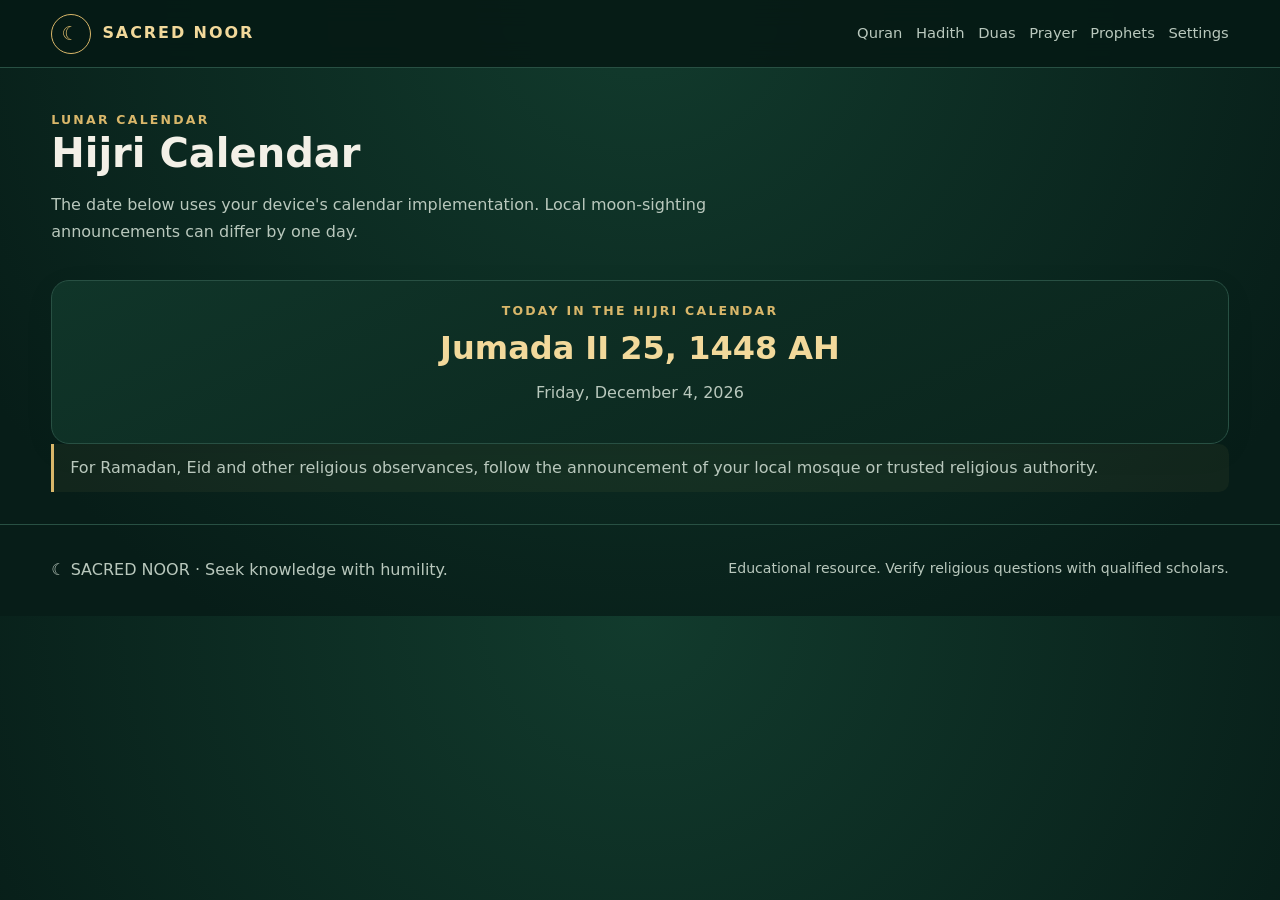
<file: calendar.html>
<!doctype html>
<html lang="en"><head><meta charset="utf-8"><meta name="viewport" content="width=device-width,initial-scale=1"><meta name="theme-color" content="#071d18"><meta name="description" content="View the current Hijri date using the browser's Islamic calendar support."><title>Hijri Calendar · SACRED NOOR</title><link rel="stylesheet" href="style.css"></head><body data-page="calendar"><header class="topbar"><div class="wrap nav"><a class="brand" href="index.html"><span class="brand-mark">☾</span><span>SACRED NOOR</span></a><nav class="navlinks"><a href="quran.html">Quran</a><a href="hadith.html">Hadith</a><a href="duas.html">Duas</a><a href="prayer.html">Prayer</a><a href="prophets.html">Prophets</a><a href="settings.html">Settings</a></nav></div></header><main class="wrap">
<section class="page-head"><div class="eyebrow">Lunar calendar</div><h1 class="page-title">Hijri Calendar</h1><p>The date below uses your device's calendar implementation. Local moon-sighting announcements can differ by one day.</p></section><div class="card align-center"><div class="eyebrow">Today in the Hijri calendar</div><div id="hijri-date" class="big-number" style="font-size:2rem">Loading…</div><p id="gregorian-date" class="muted"></p></div><div class="notice">For Ramadan, Eid and other religious observances, follow the announcement of your local mosque or trusted religious authority.</div>
</main><footer class="footer"><div class="wrap footer-inner"><span>☾ SACRED NOOR · Seek knowledge with humility.</span><span class="small">Educational resource. Verify religious questions with qualified scholars.</span></div></footer><script src="script.js"></script></body></html>
</file>
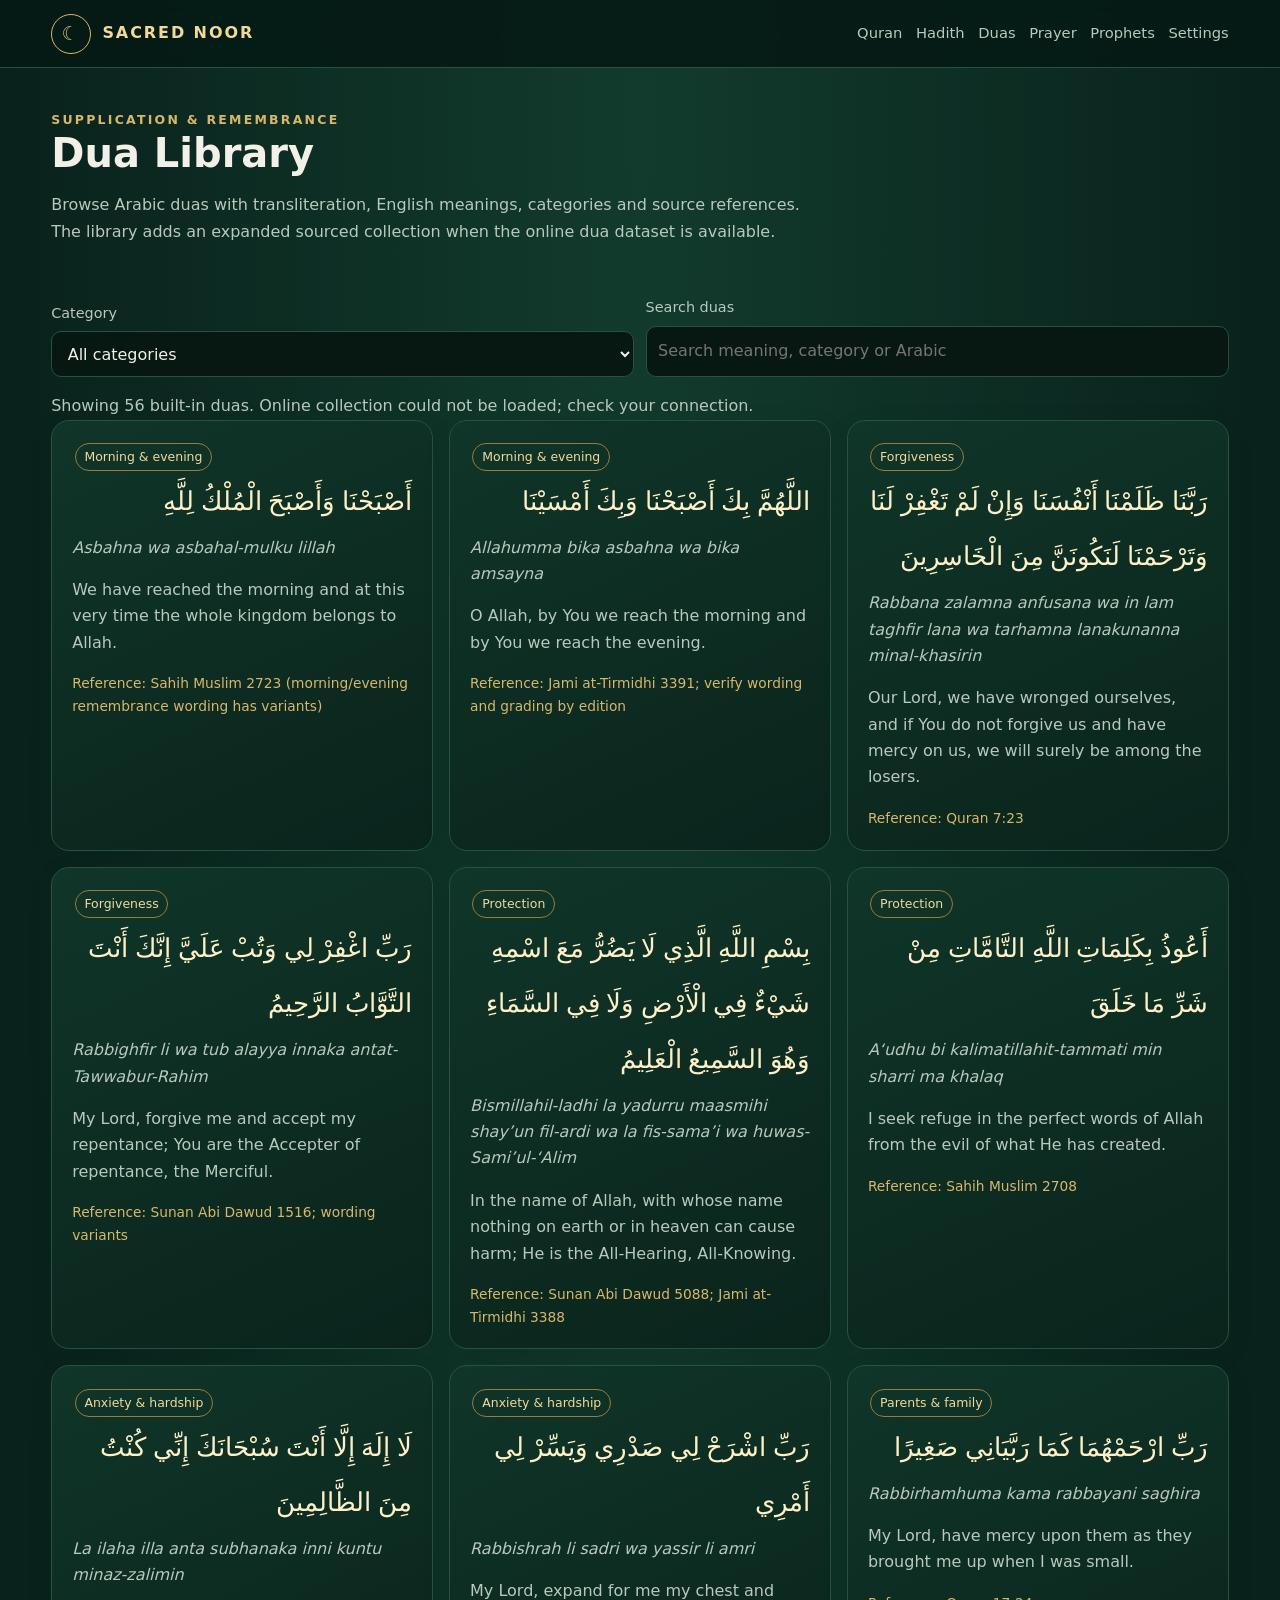
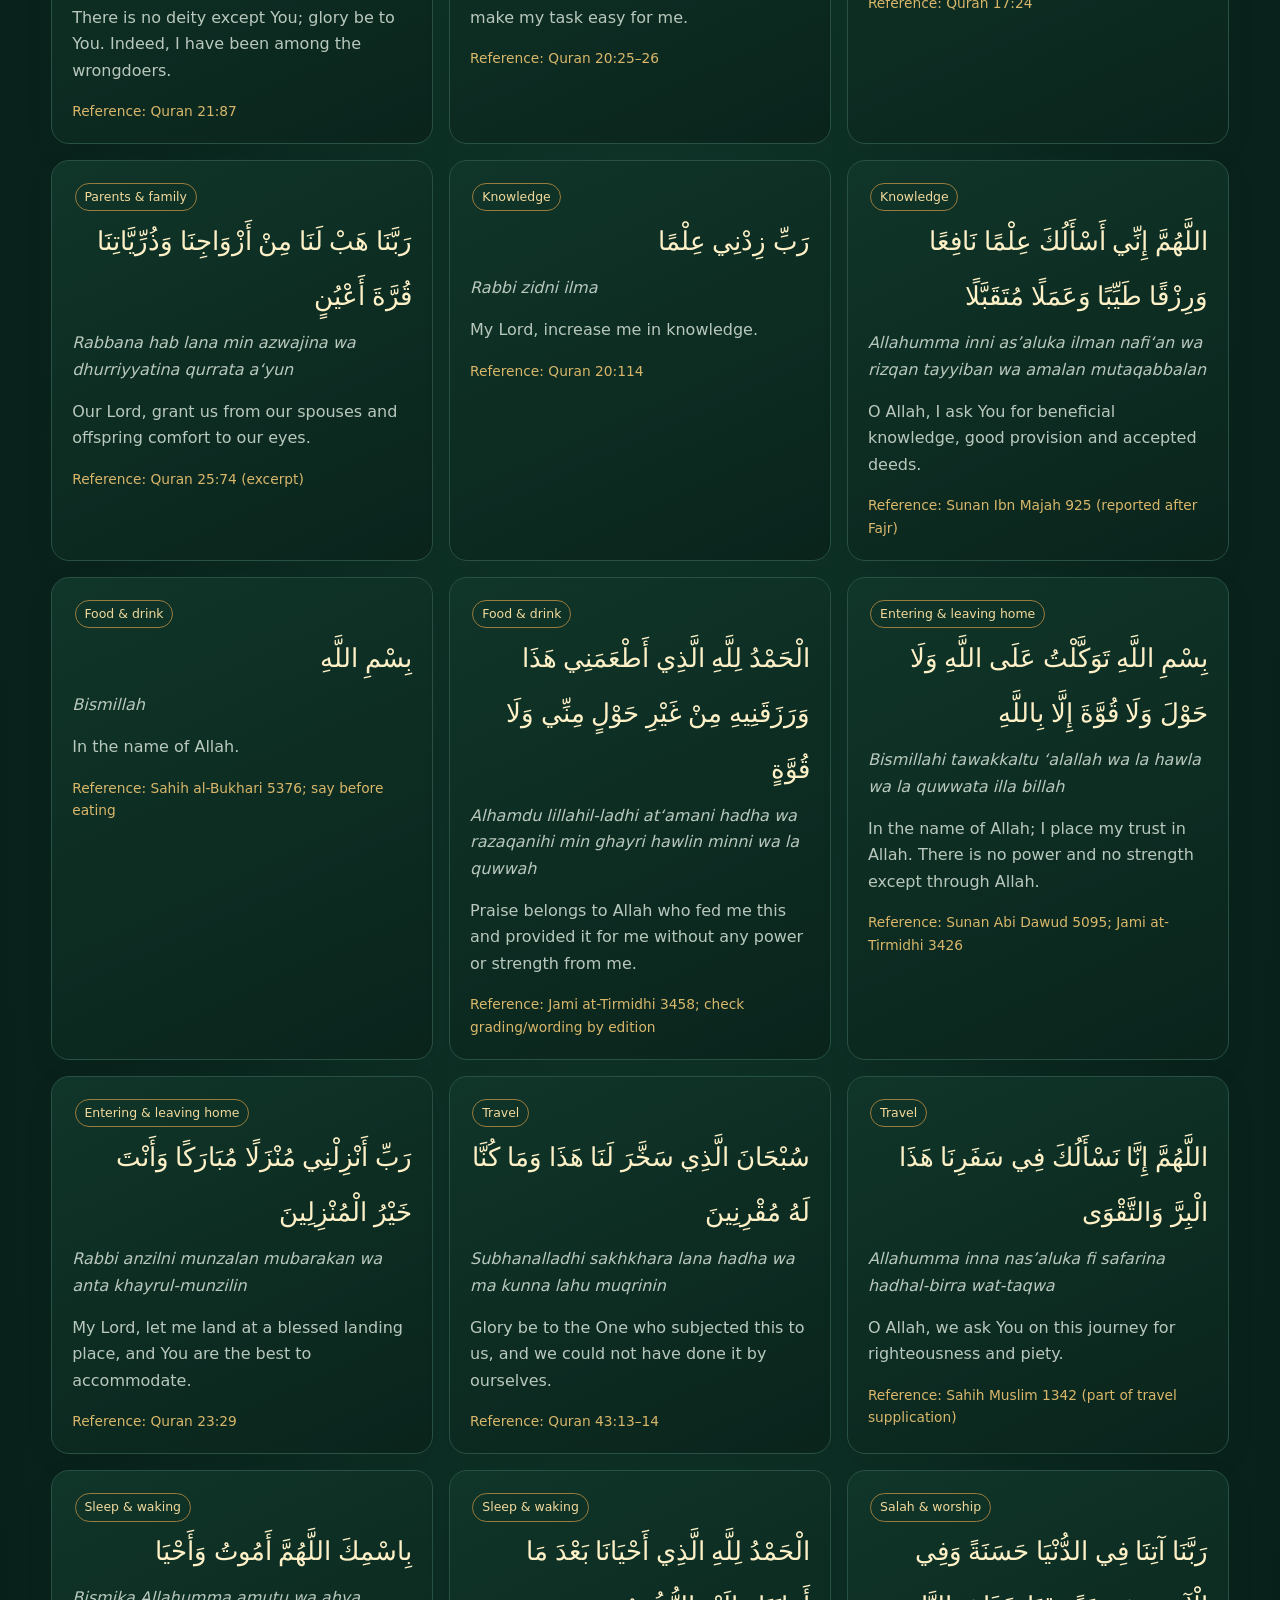
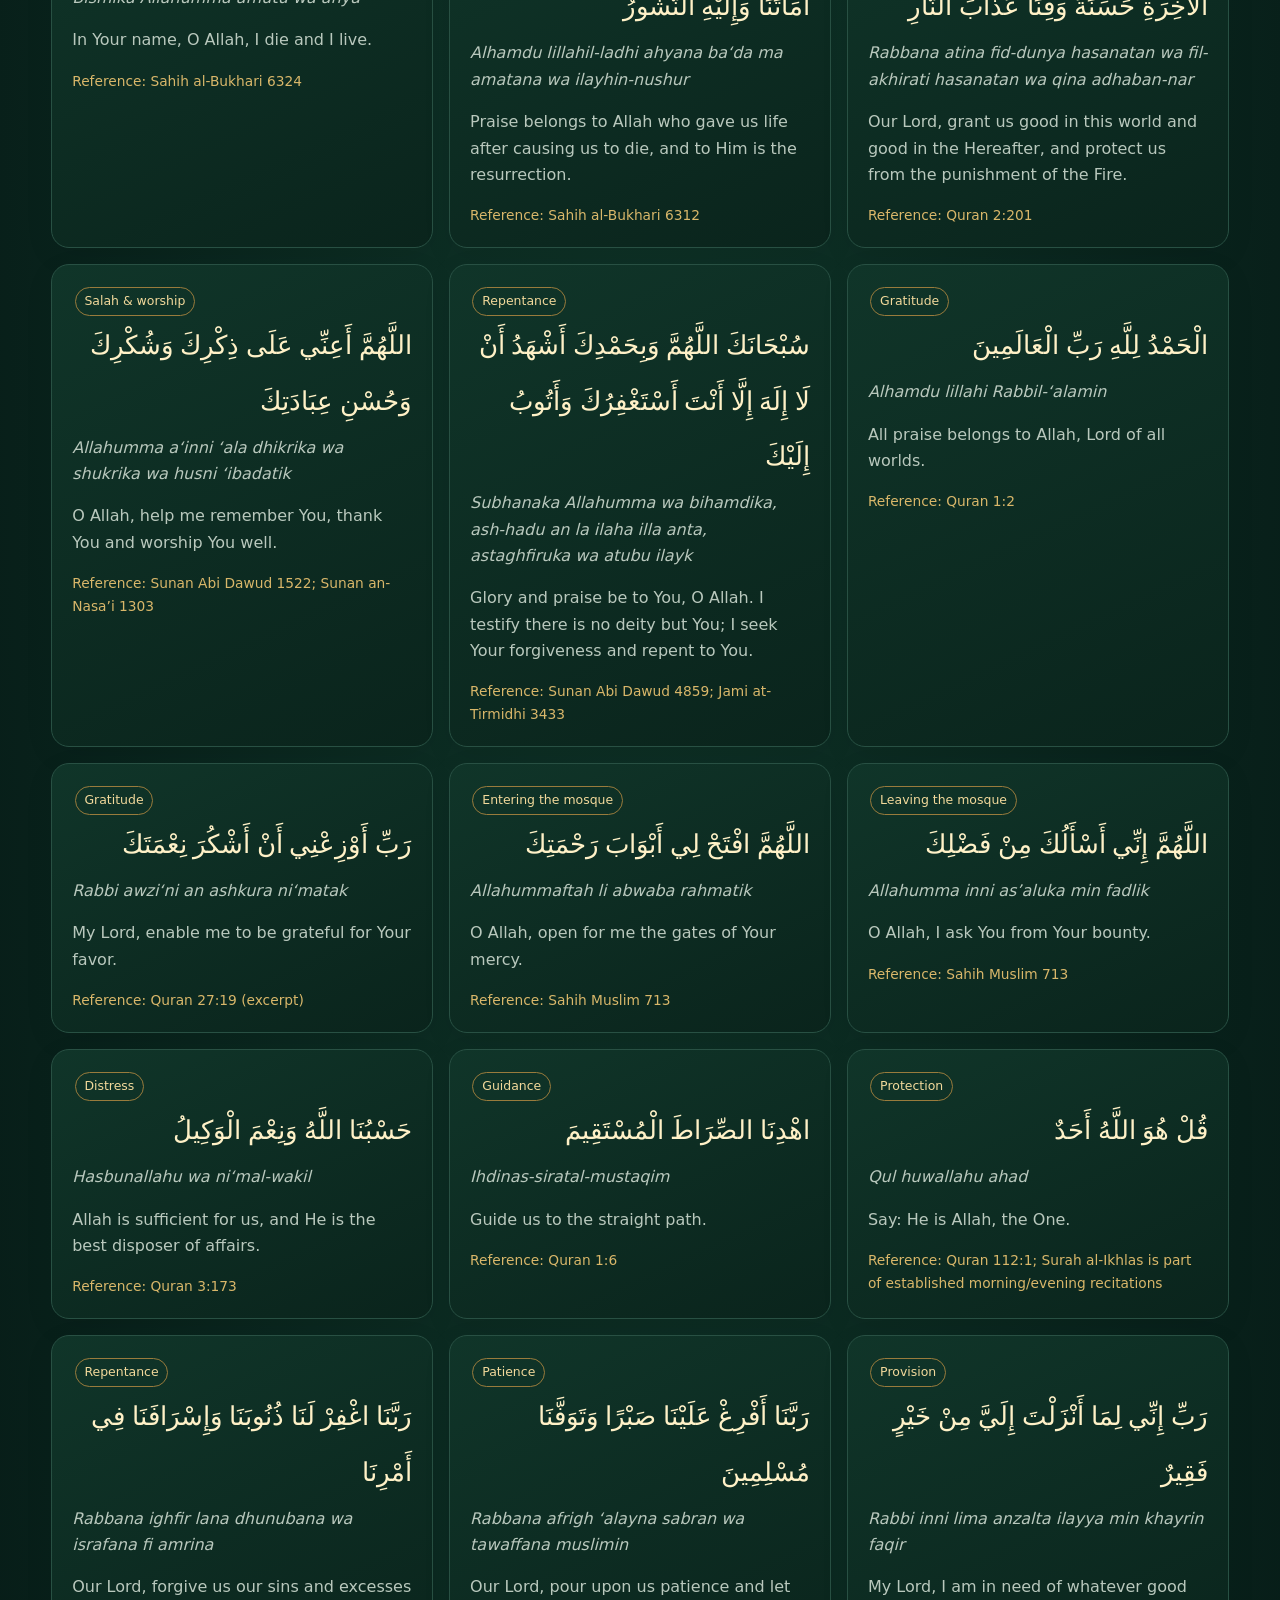
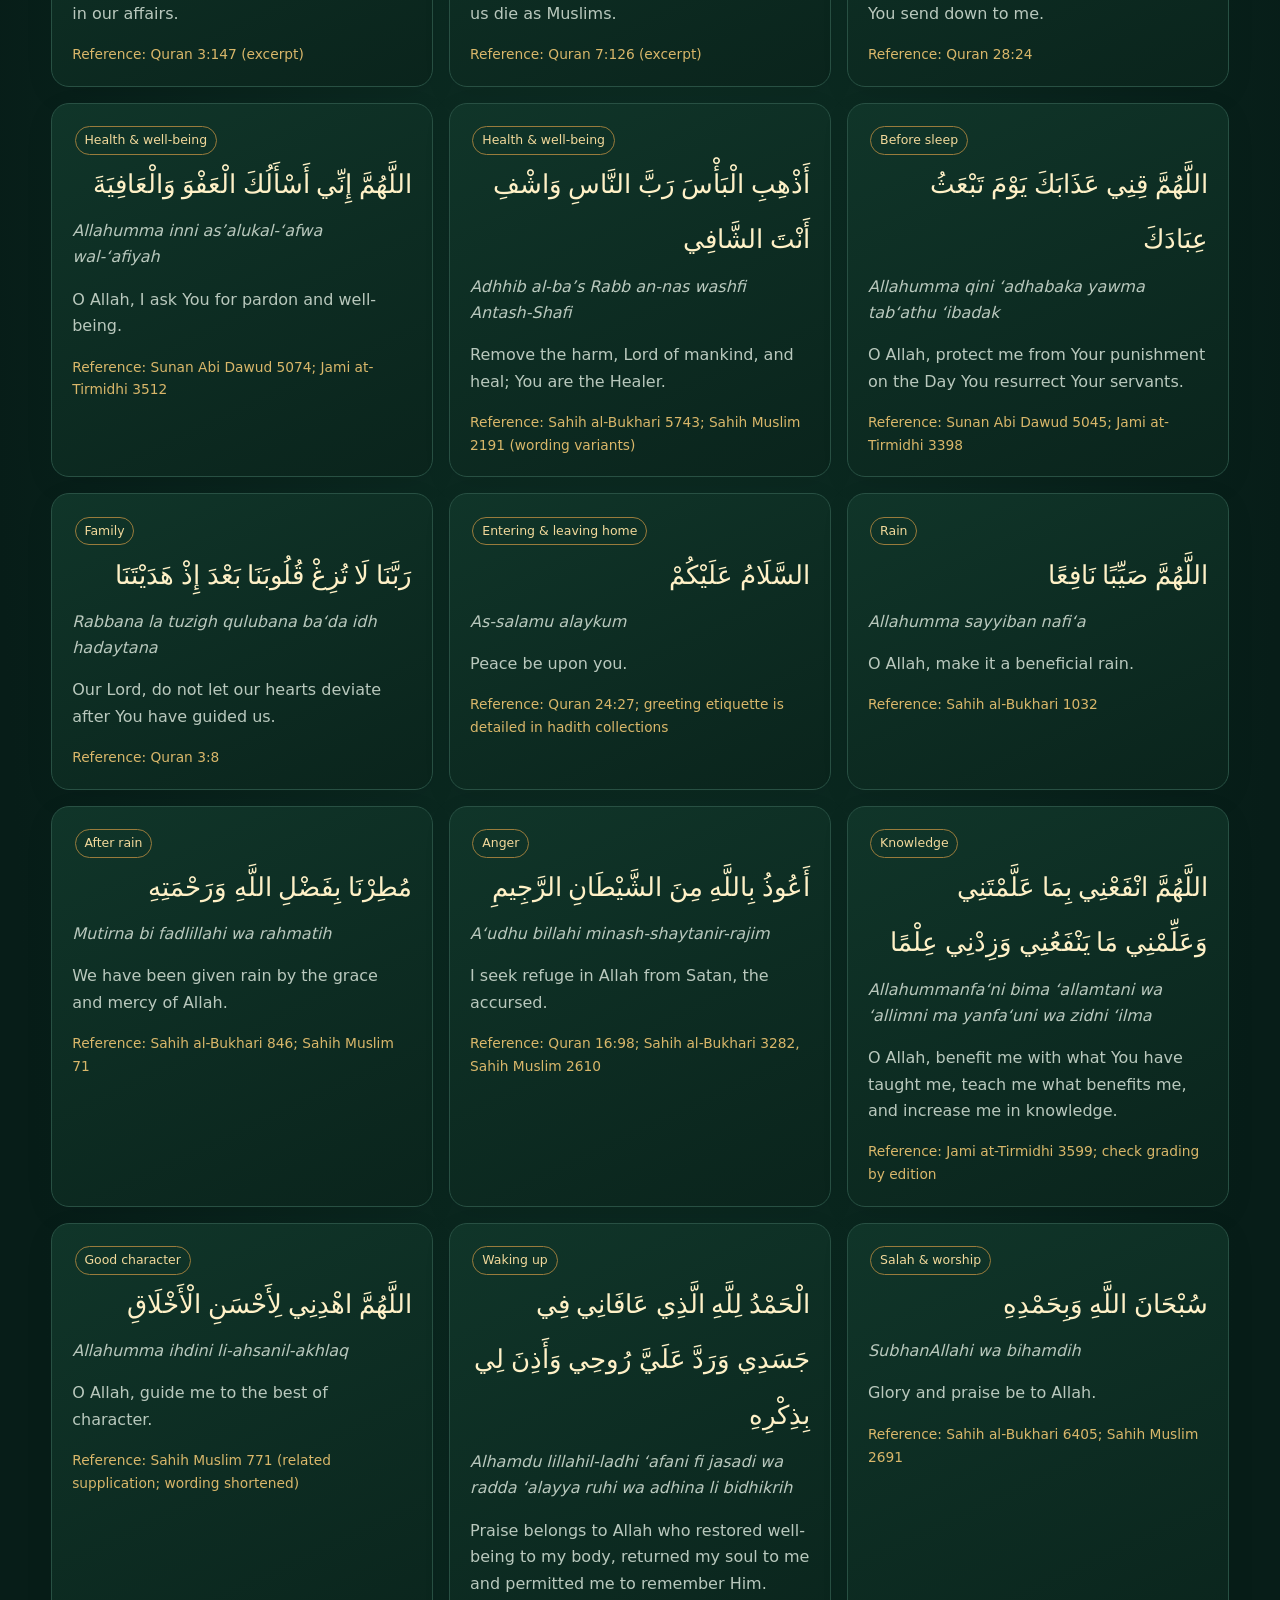
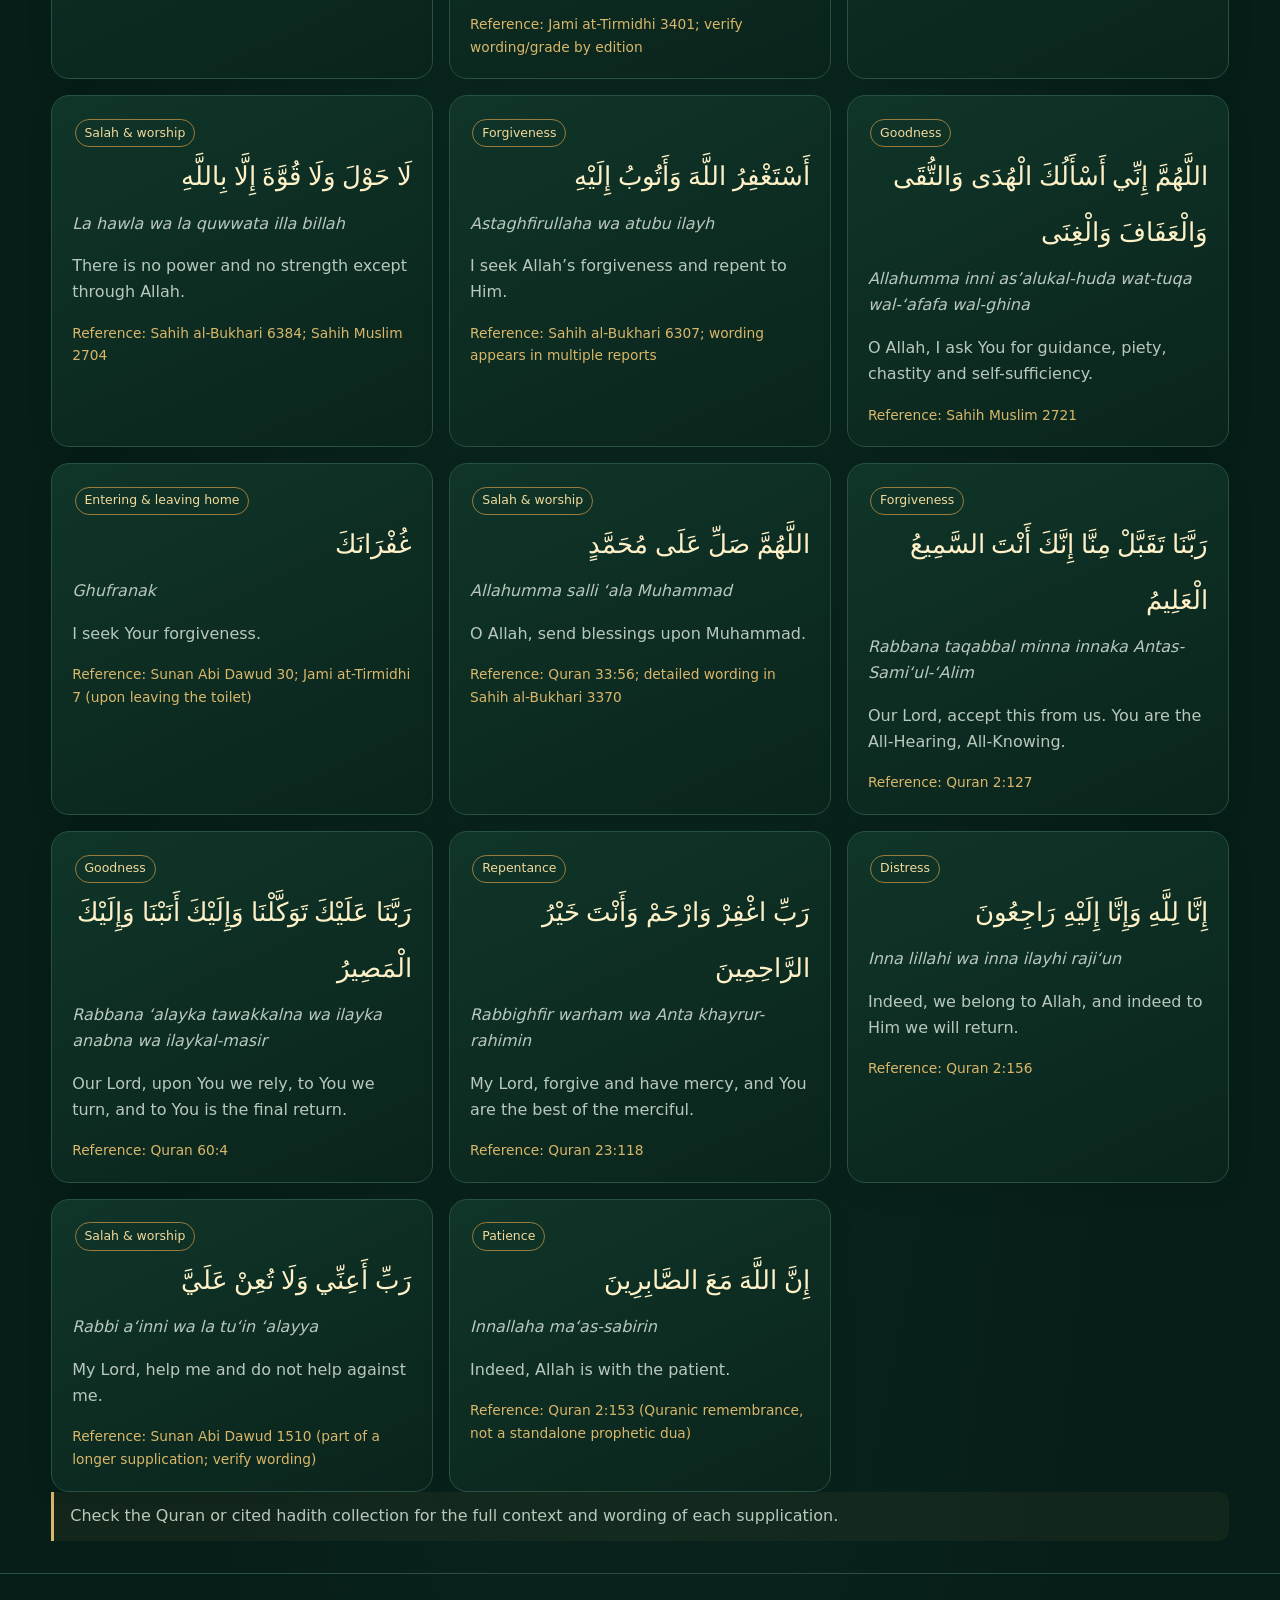
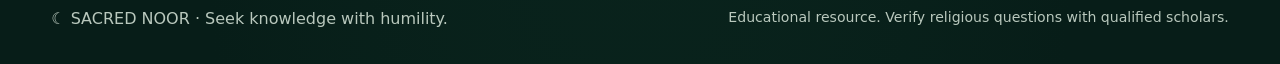
<file: duas.html>
<!doctype html>
<html lang="en"><head><meta charset="utf-8"><meta name="viewport" content="width=device-width,initial-scale=1"><meta name="theme-color" content="#071d18"><meta name="description" content="Duas for daily life with Arabic, transliteration, meaning and references."><title>Dua Library · SACRED NOOR</title><link rel="stylesheet" href="style.css"></head><body data-page="duas"><header class="topbar"><div class="wrap nav"><a class="brand" href="index.html"><span class="brand-mark">☾</span><span>SACRED NOOR</span></a><nav class="navlinks"><a href="quran.html">Quran</a><a href="hadith.html">Hadith</a><a href="duas.html">Duas</a><a href="prayer.html">Prayer</a><a href="prophets.html">Prophets</a><a href="settings.html">Settings</a></nav></div></header><main class="wrap">
<section class="page-head"><div class="eyebrow">Supplication & remembrance</div><h1 class="page-title">Dua Library</h1><p>Browse Arabic duas with transliteration, English meanings, categories and source references. The library adds an expanded sourced collection when the online dua dataset is available.</p></section>
<div class="toolbar"><div><label for="dua-category">Category</label><select id="dua-category"><option value="all">All categories</option></select></div><div><label for="dua-search">Search duas</label><input id="dua-search" placeholder="Search meaning, category or Arabic"></div></div><div id="dua-count" class="muted"></div><div id="dua-list" class="grid"></div>
<div class="notice">Check the Quran or cited hadith collection for the full context and wording of each supplication.</div>
</main><footer class="footer"><div class="wrap footer-inner"><span>☾ SACRED NOOR · Seek knowledge with humility.</span><span class="small">Educational resource. Verify religious questions with qualified scholars.</span></div></footer><script src="script.js"></script></body></html>
</file>
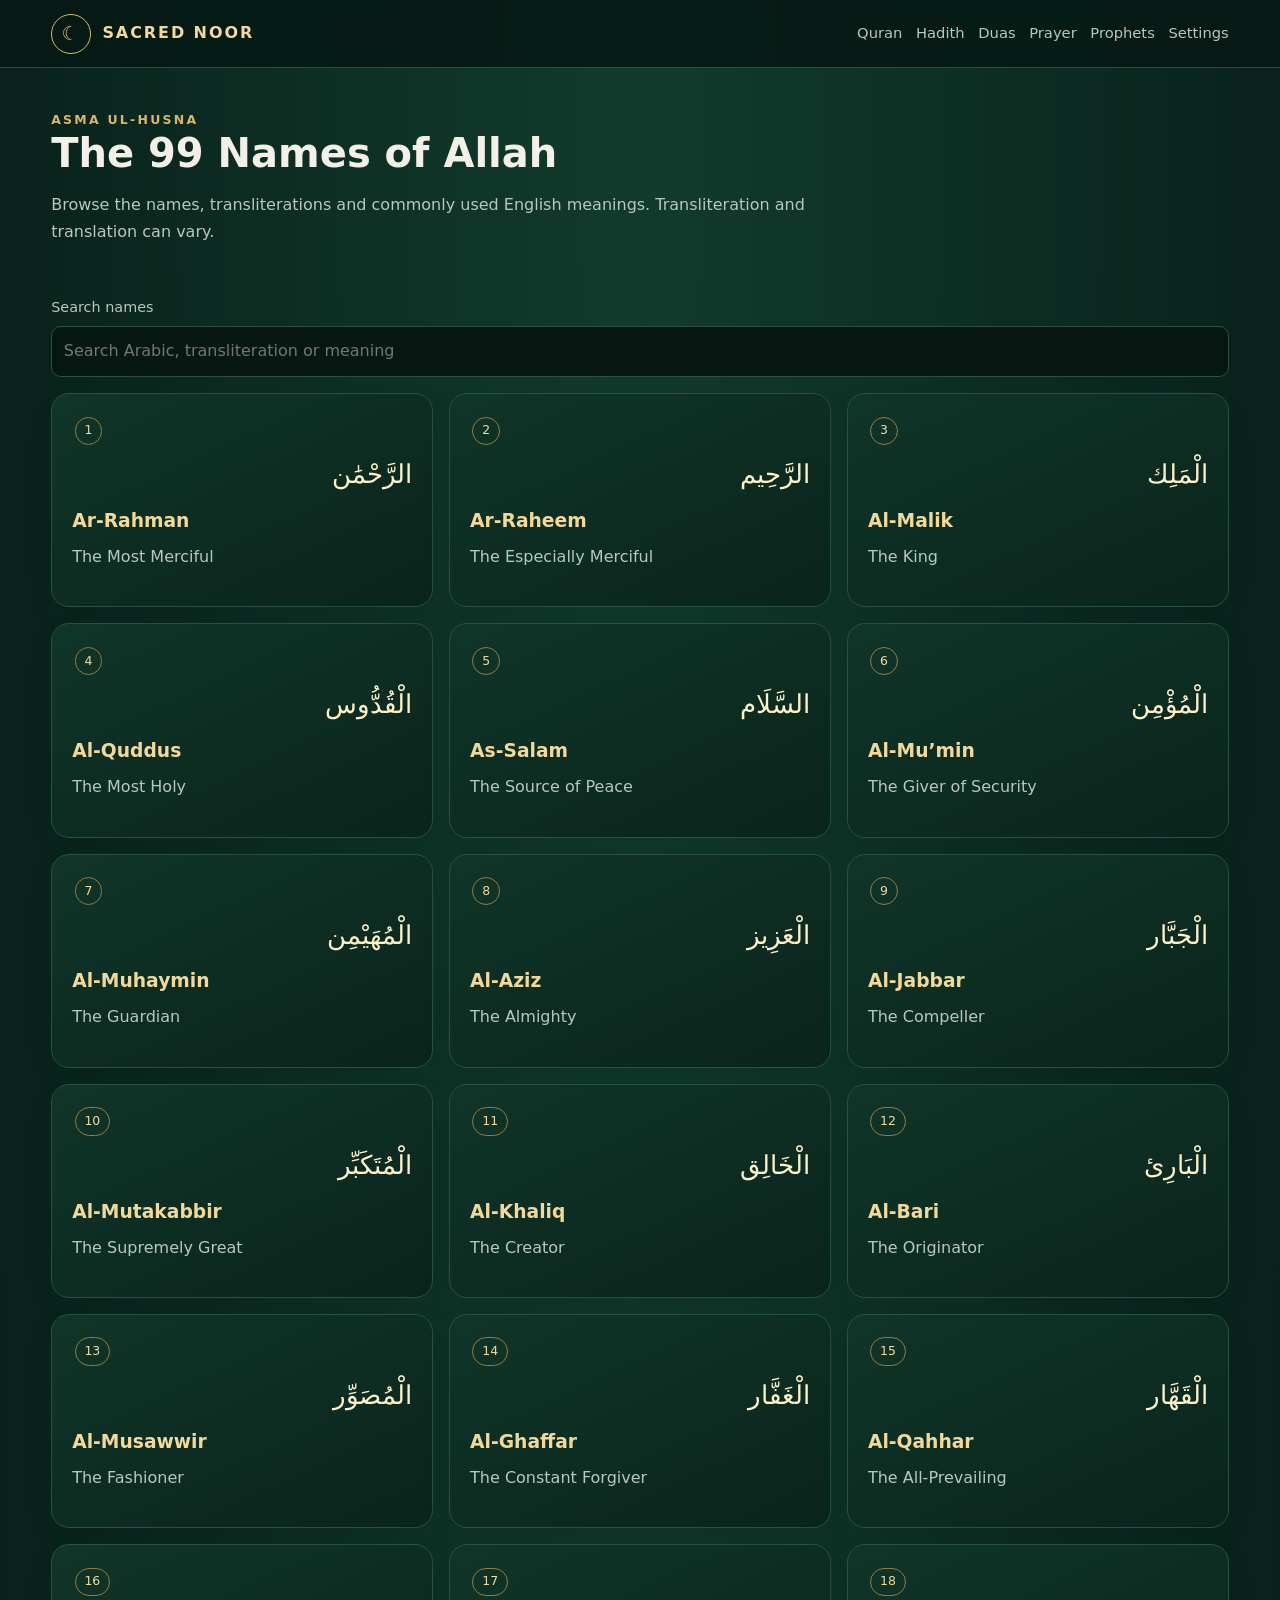
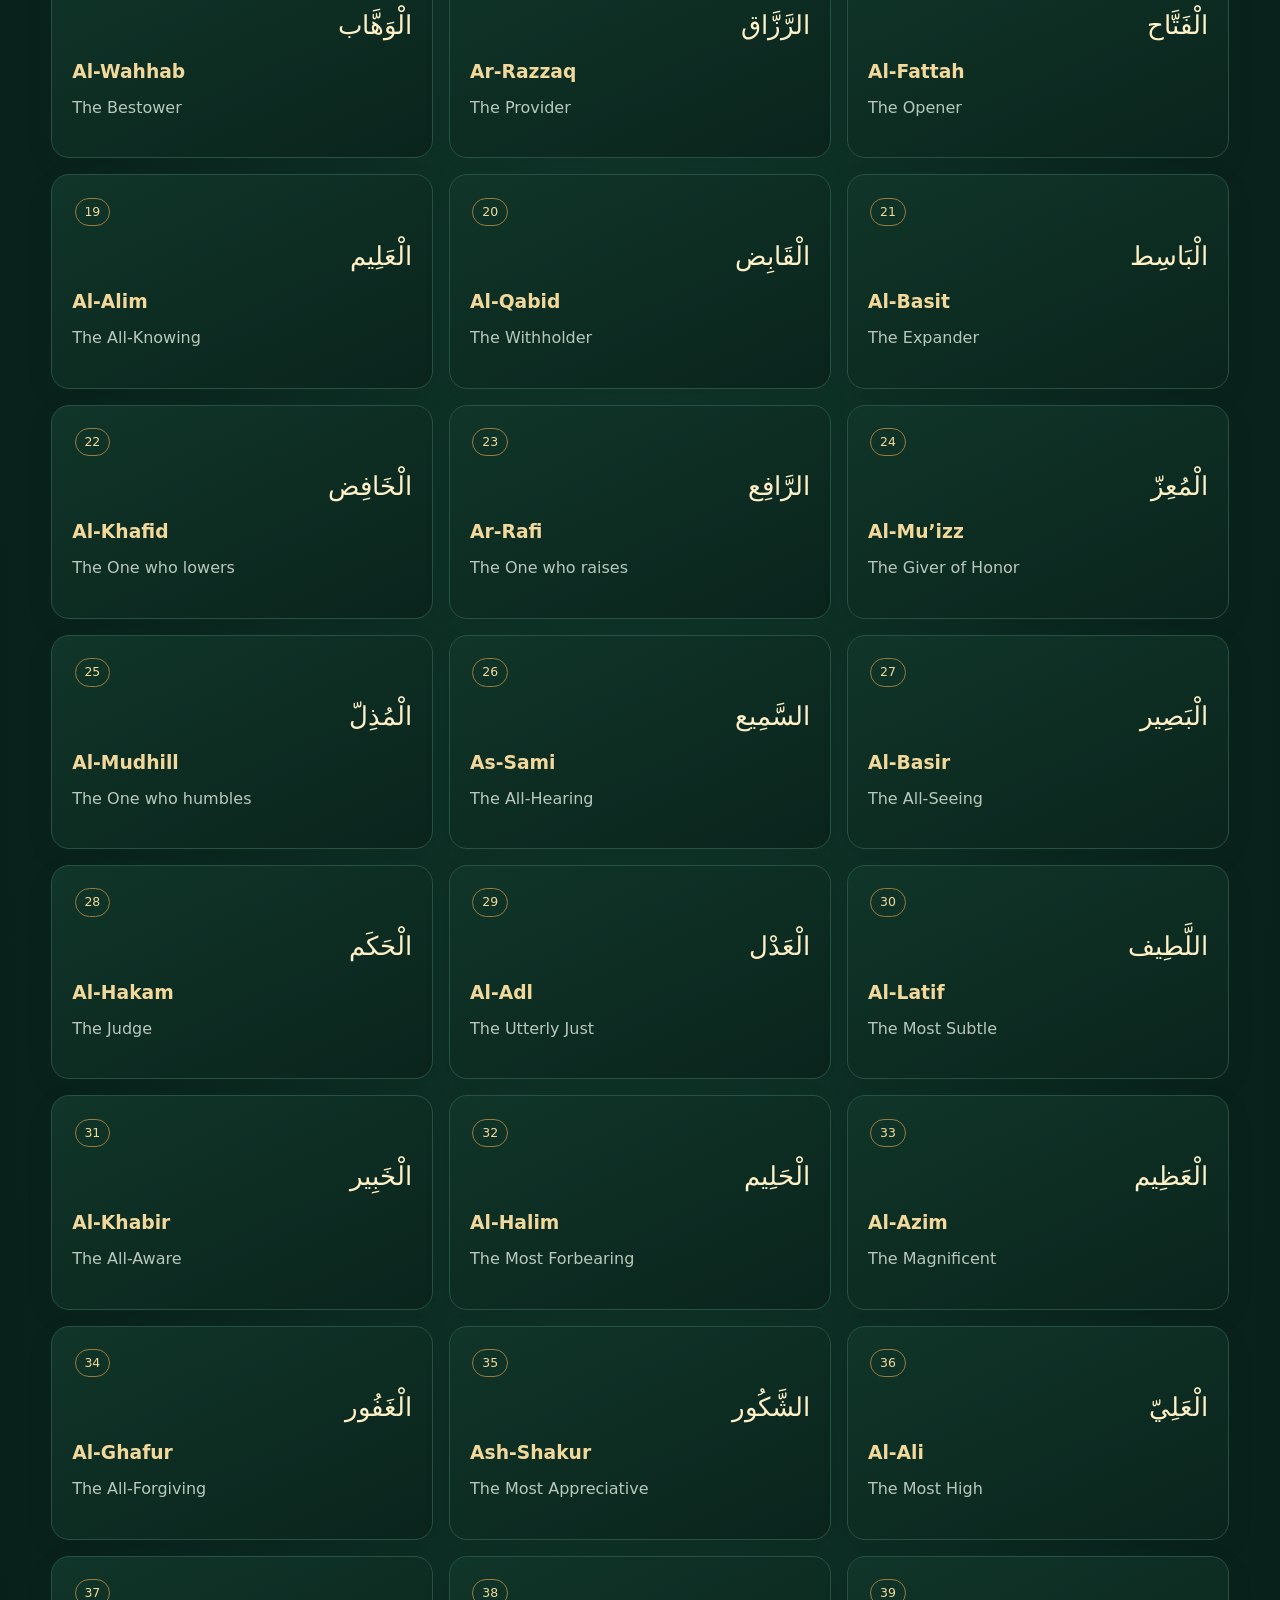
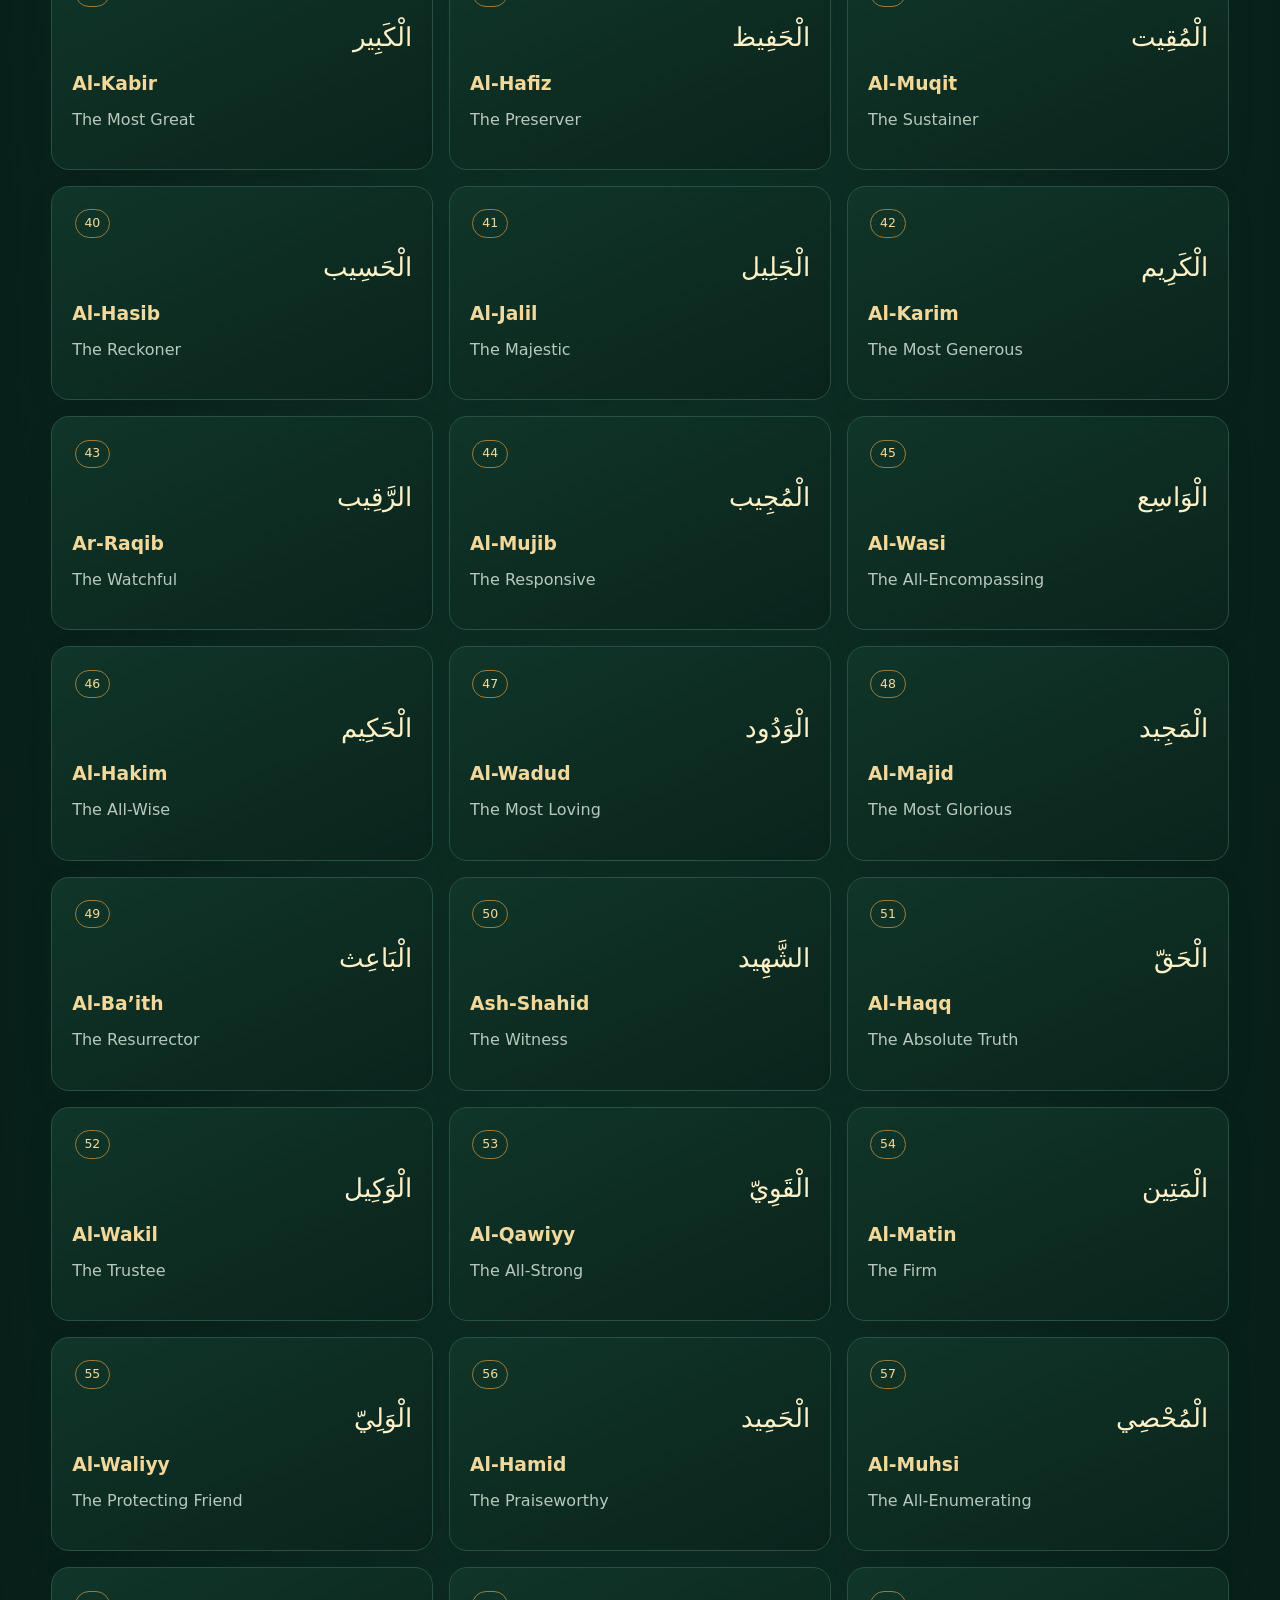
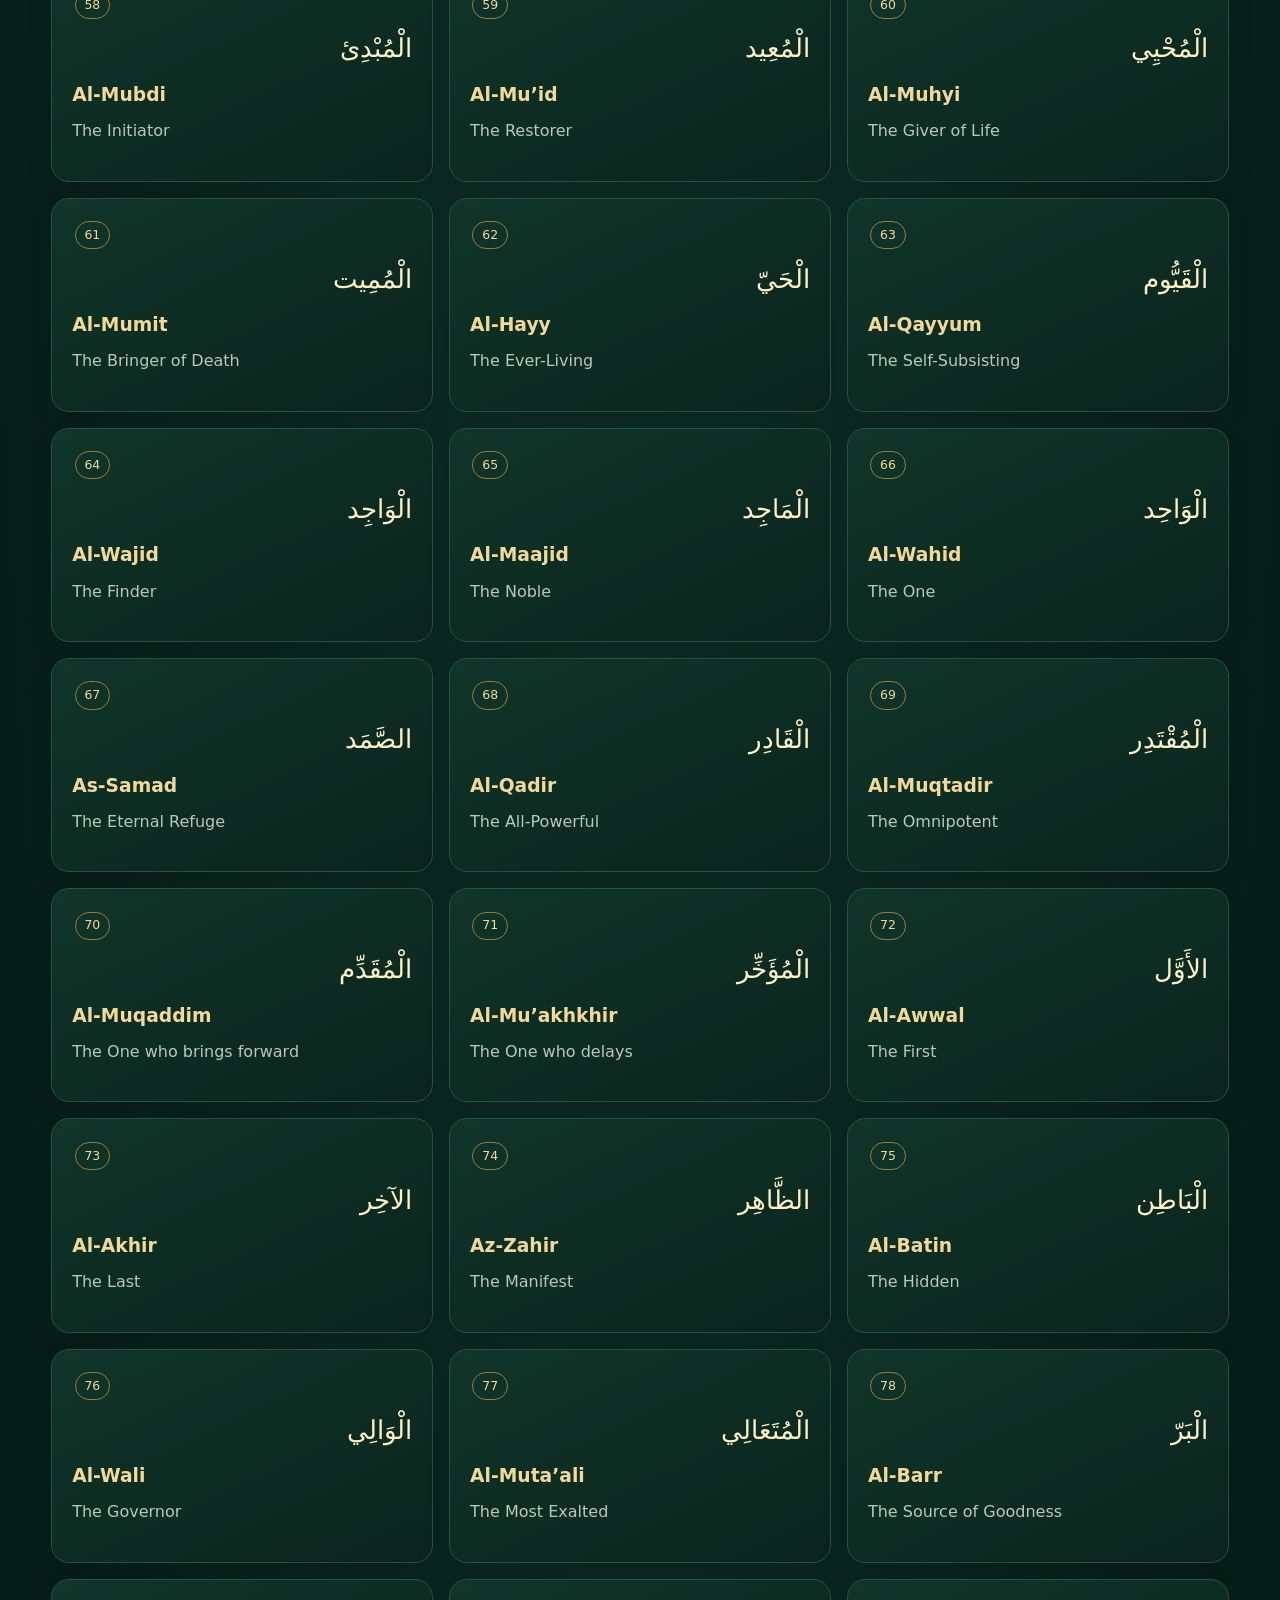
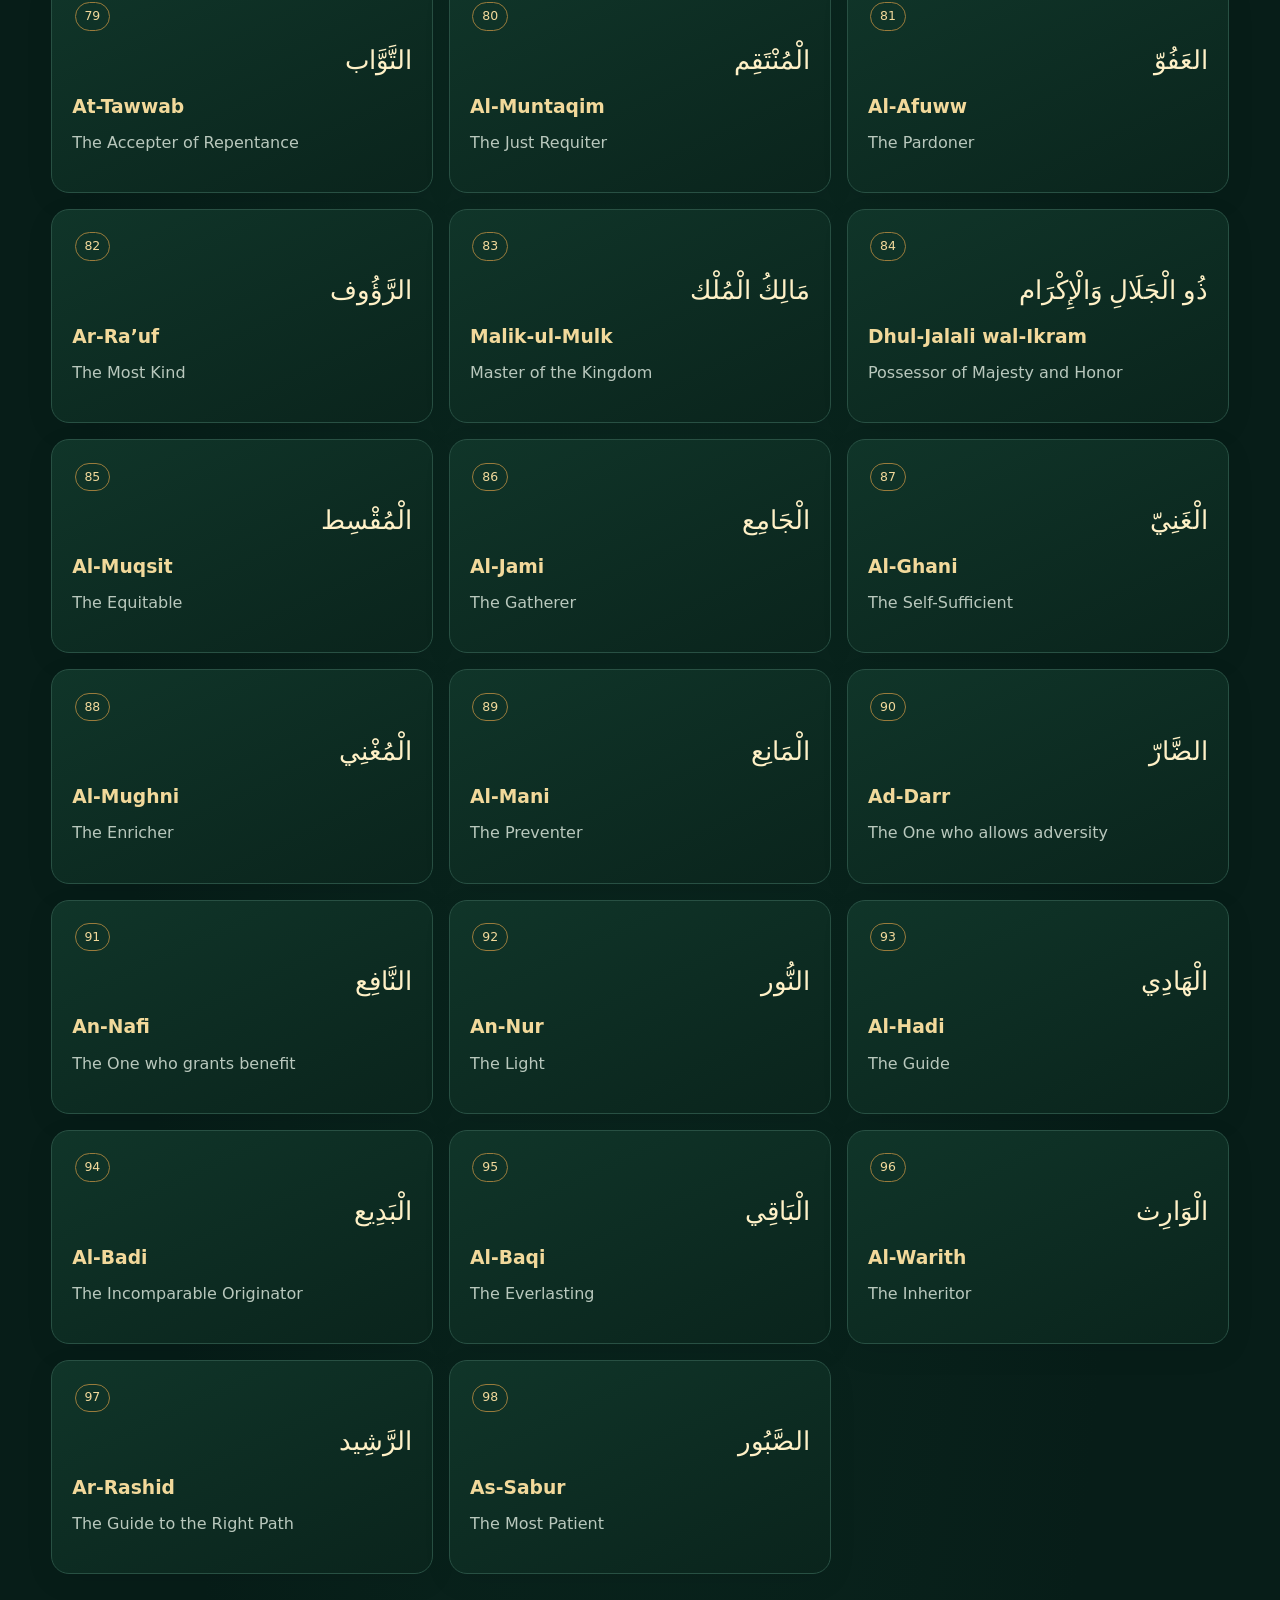
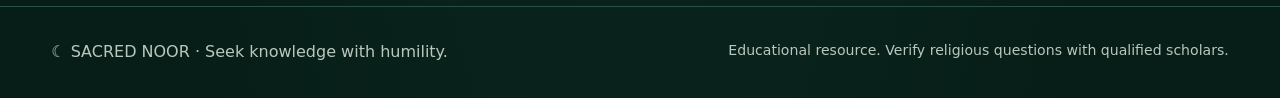
<file: names.html>
<!doctype html>
<html lang="en"><head><meta charset="utf-8"><meta name="viewport" content="width=device-width,initial-scale=1"><meta name="theme-color" content="#071d18"><meta name="description" content="Explore the beautiful names of Allah with transliteration and meaning."><title>99 Names of Allah · SACRED NOOR</title><link rel="stylesheet" href="style.css"></head><body data-page="names"><header class="topbar"><div class="wrap nav"><a class="brand" href="index.html"><span class="brand-mark">☾</span><span>SACRED NOOR</span></a><nav class="navlinks"><a href="quran.html">Quran</a><a href="hadith.html">Hadith</a><a href="duas.html">Duas</a><a href="prayer.html">Prayer</a><a href="prophets.html">Prophets</a><a href="settings.html">Settings</a></nav></div></header><main class="wrap">
<section class="page-head"><div class="eyebrow">Asma ul-Husna</div><h1 class="page-title">The 99 Names of Allah</h1><p>Browse the names, transliterations and commonly used English meanings. Transliteration and translation can vary.</p></section><div class="toolbar"><div><label for="name-search">Search names</label><input id="name-search" placeholder="Search Arabic, transliteration or meaning"></div></div><div id="names-list" class="grid"></div>
</main><footer class="footer"><div class="wrap footer-inner"><span>☾ SACRED NOOR · Seek knowledge with humility.</span><span class="small">Educational resource. Verify religious questions with qualified scholars.</span></div></footer><script src="script.js"></script></body></html>
</file>
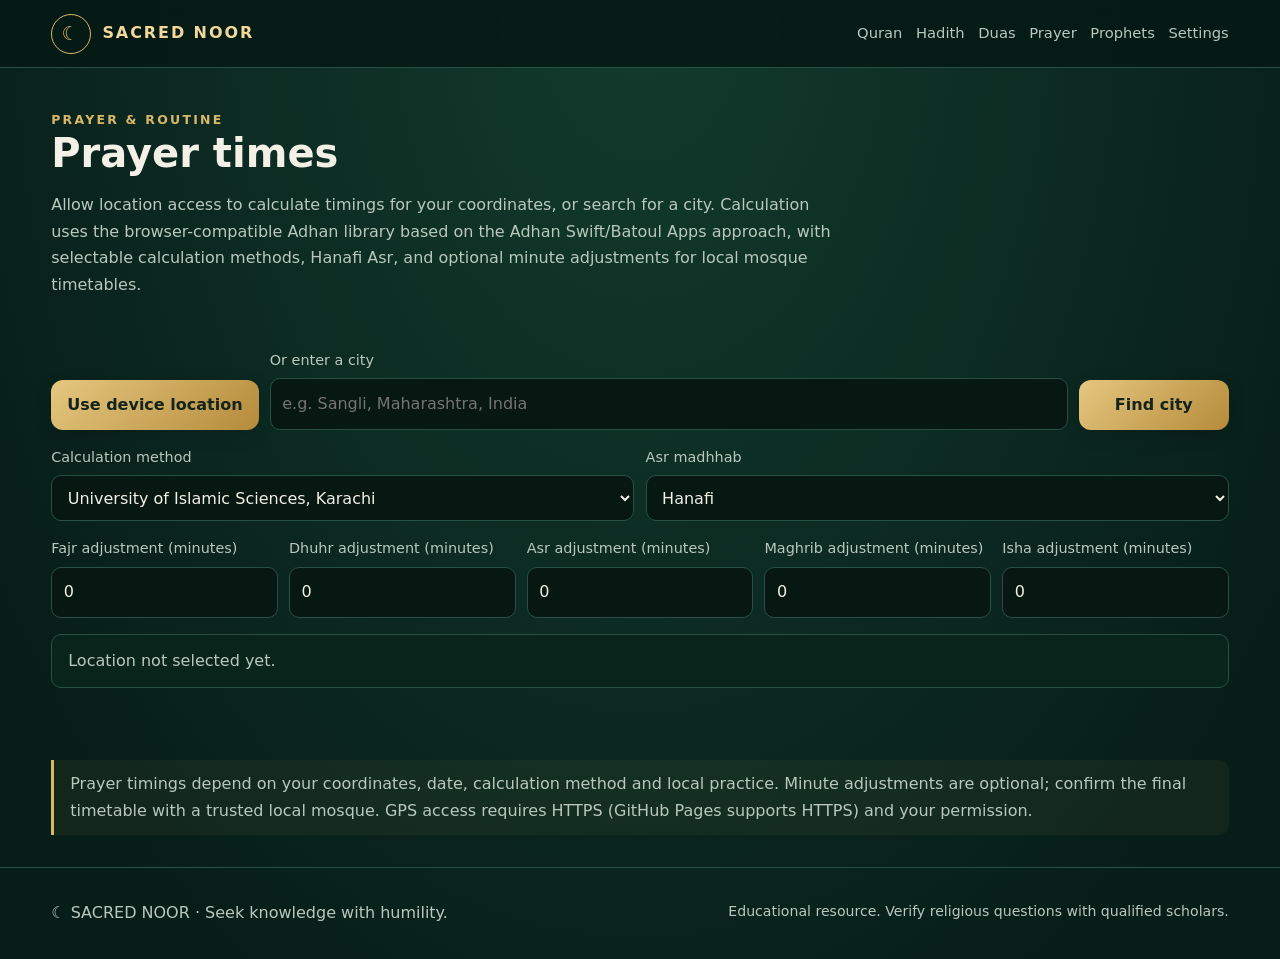
<file: prayer.html>
<!doctype html>
<html lang="en"><head><meta charset="utf-8"><meta name="viewport" content="width=device-width,initial-scale=1"><meta name="theme-color" content="#071d18"><meta name="description" content="Location-based daily prayer times with Hanafi Asr calculation."><title>Prayer Times · SACRED NOOR</title><link rel="stylesheet" href="style.css"></head><body data-page="prayer"><header class="topbar"><div class="wrap nav"><a class="brand" href="index.html"><span class="brand-mark">☾</span><span>SACRED NOOR</span></a><nav class="navlinks"><a href="quran.html">Quran</a><a href="hadith.html">Hadith</a><a href="duas.html">Duas</a><a href="prayer.html">Prayer</a><a href="prophets.html">Prophets</a><a href="settings.html">Settings</a></nav></div></header><main class="wrap">
<section class="page-head"><div class="eyebrow">Prayer & routine</div><h1 class="page-title">Prayer times</h1><p>Allow location access to calculate timings for your coordinates, or search for a city. Calculation uses the browser-compatible Adhan library based on the Adhan Swift/Batoul Apps approach, with selectable calculation methods, Hanafi Asr, and optional minute adjustments for local mosque timetables.</p></section>
<div class="toolbar"><button id="use-gps">Use device location</button><div><label for="city-input">Or enter a city</label><input id="city-input" placeholder="e.g. Sangli, Maharashtra, India"></div><button id="search-city">Find city</button></div>
<div class="toolbar"><div><label for="calc-method">Calculation method</label><select id="calc-method"><option value="Karachi">University of Islamic Sciences, Karachi</option><option value="MuslimWorldLeague">Muslim World League</option><option value="Egyptian">Egyptian General Authority</option><option value="UmmAlQura">Umm al-Qura</option><option value="NorthAmerica">ISNA / North America</option><option value="Dubai">Dubai</option><option value="Kuwait">Kuwait</option><option value="Qatar">Qatar</option><option value="Singapore">Singapore</option><option value="Turkey">Turkey</option></select></div><div><label for="asr-method">Asr madhhab</label><select id="asr-method"><option value="Hanafi">Hanafi</option><option value="Shafi">Shafi'i / standard</option></select></div></div>
<div class="toolbar"><div><label for="fajr-adjust">Fajr adjustment (minutes)</label><input id="fajr-adjust" type="number" value="0" step="1"></div><div><label for="dhuhr-adjust">Dhuhr adjustment (minutes)</label><input id="dhuhr-adjust" type="number" value="0" step="1"></div><div><label for="asr-adjust">Asr adjustment (minutes)</label><input id="asr-adjust" type="number" value="0" step="1"></div><div><label for="maghrib-adjust">Maghrib adjustment (minutes)</label><input id="maghrib-adjust" type="number" value="0" step="1"></div><div><label for="isha-adjust">Isha adjustment (minutes)</label><input id="isha-adjust" type="number" value="0" step="1"></div></div>
<div id="prayer-location" class="status">Location not selected yet.</div><div id="prayer-status" class="muted"></div><div id="prayer-times" class="prayer-grid section"></div>
<div class="notice">Prayer timings depend on your coordinates, date, calculation method and local practice. Minute adjustments are optional; confirm the final timetable with a trusted local mosque. GPS access requires HTTPS (GitHub Pages supports HTTPS) and your permission.</div>
</main><footer class="footer"><div class="wrap footer-inner"><span>☾ SACRED NOOR · Seek knowledge with humility.</span><span class="small">Educational resource. Verify religious questions with qualified scholars.</span></div></footer><script src="script.js"></script></body></html>
</file>
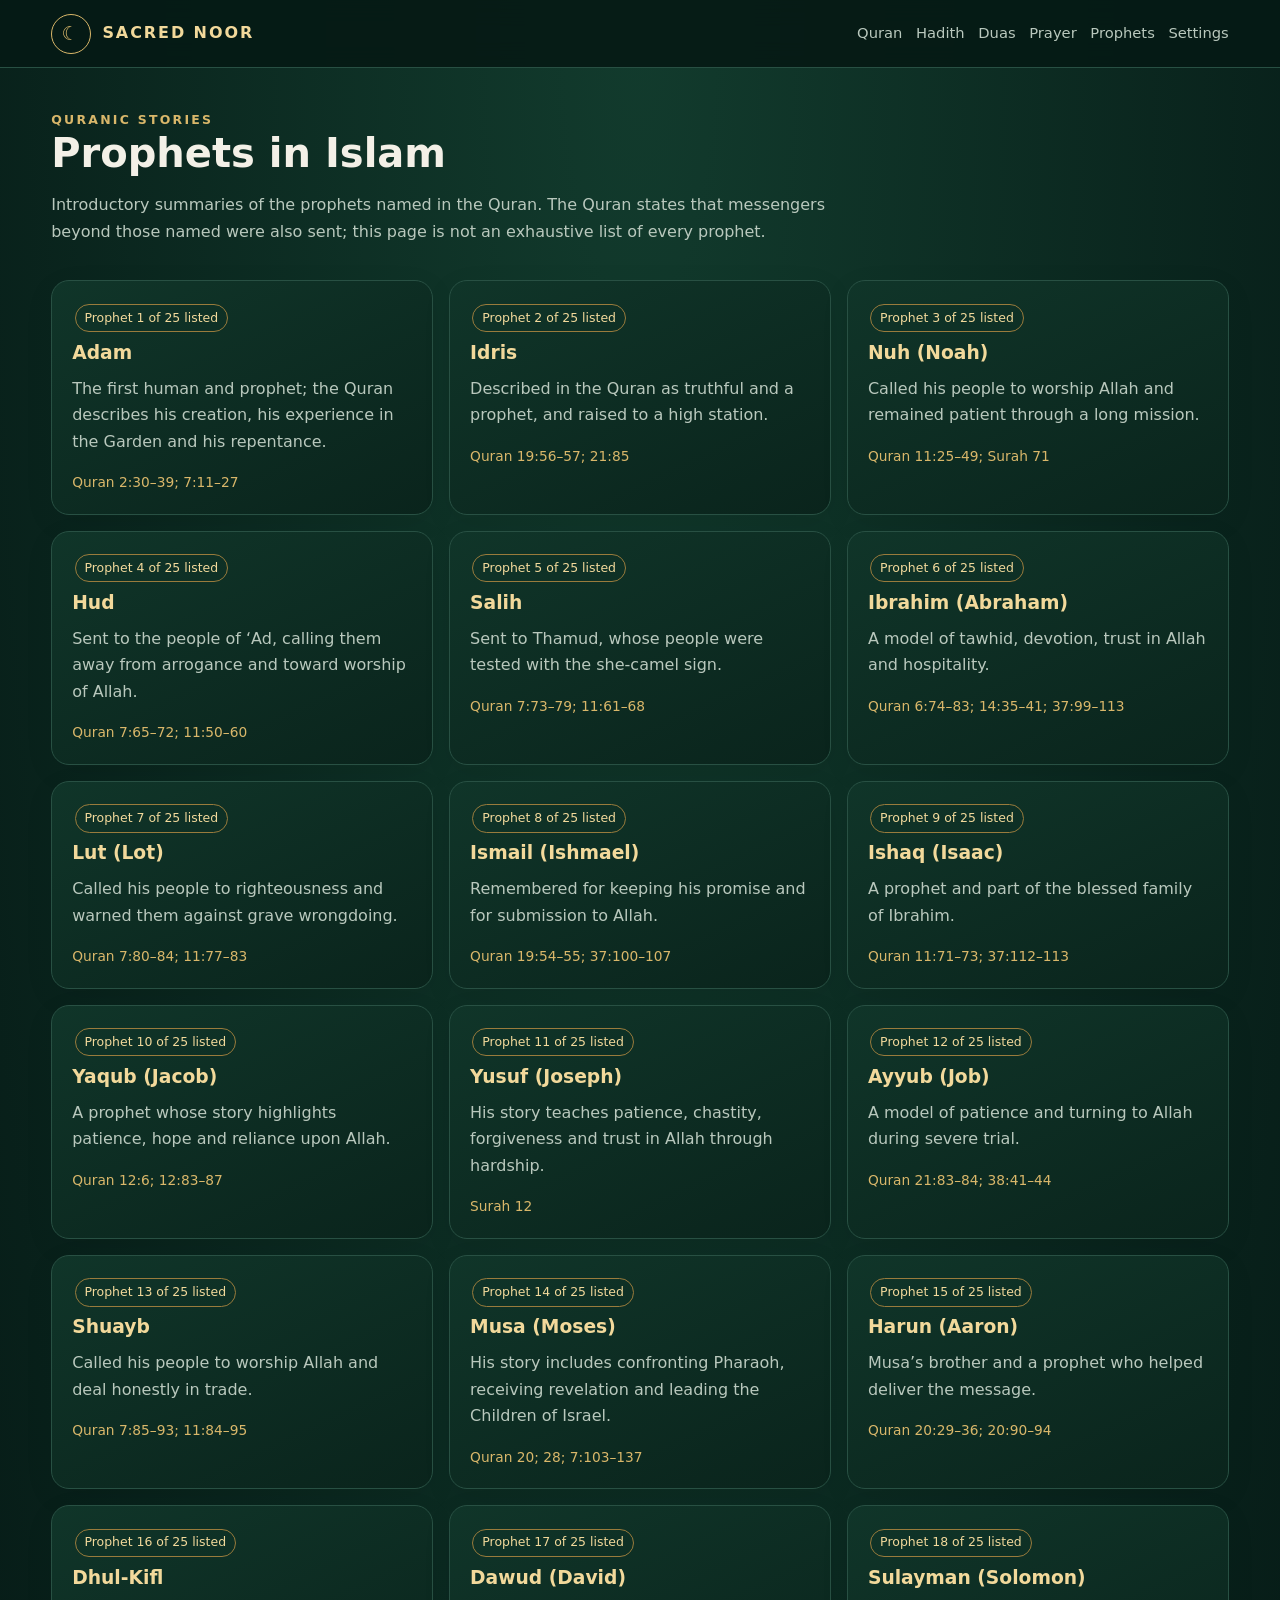
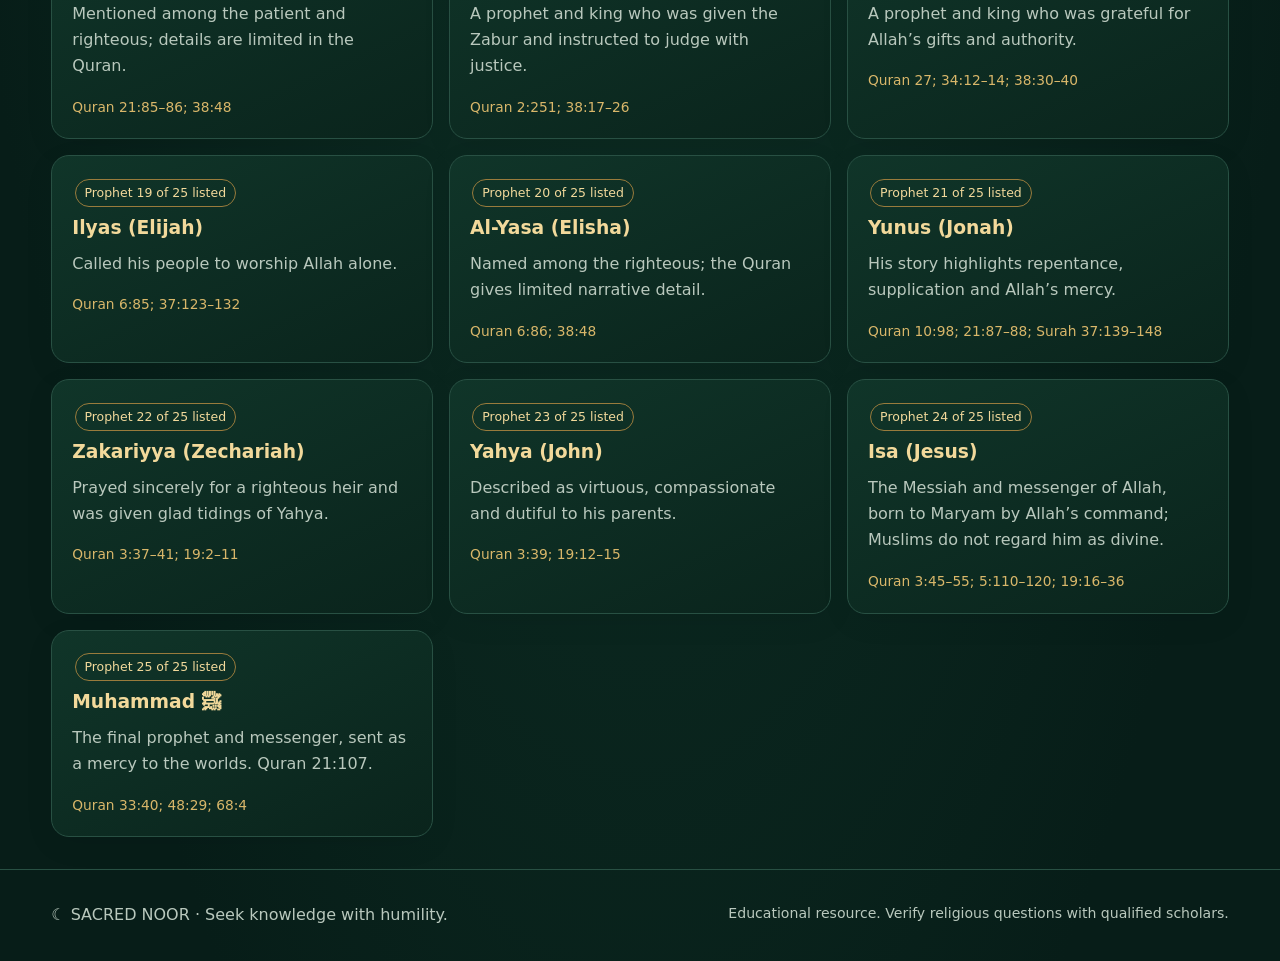
<file: prophets.html>
<!doctype html>
<html lang="en"><head><meta charset="utf-8"><meta name="viewport" content="width=device-width,initial-scale=1"><meta name="theme-color" content="#071d18"><meta name="description" content="Learn about prophets named in the Quran with Quranic references."><title>Prophets in Islam · SACRED NOOR</title><link rel="stylesheet" href="style.css"></head><body data-page="prophets"><header class="topbar"><div class="wrap nav"><a class="brand" href="index.html"><span class="brand-mark">☾</span><span>SACRED NOOR</span></a><nav class="navlinks"><a href="quran.html">Quran</a><a href="hadith.html">Hadith</a><a href="duas.html">Duas</a><a href="prayer.html">Prayer</a><a href="prophets.html">Prophets</a><a href="settings.html">Settings</a></nav></div></header><main class="wrap">
<section class="page-head"><div class="eyebrow">Quranic stories</div><h1 class="page-title">Prophets in Islam</h1><p>Introductory summaries of the prophets named in the Quran. The Quran states that messengers beyond those named were also sent; this page is not an exhaustive list of every prophet.</p></section><div id="prophets-list" class="grid"></div>
</main><footer class="footer"><div class="wrap footer-inner"><span>☾ SACRED NOOR · Seek knowledge with humility.</span><span class="small">Educational resource. Verify religious questions with qualified scholars.</span></div></footer><script src="script.js"></script></body></html>
</file>
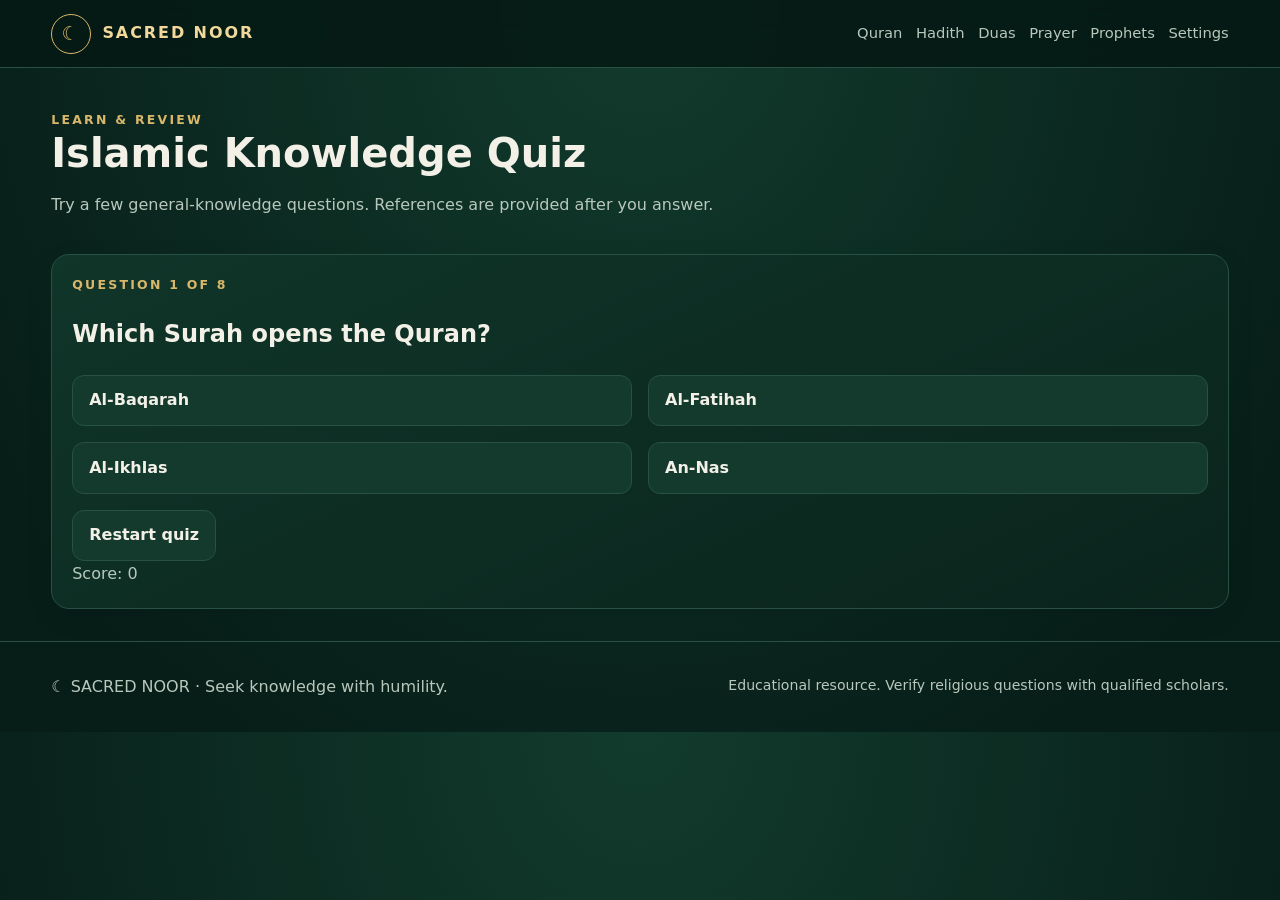
<file: quiz.html>
<!doctype html>
<html lang="en"><head><meta charset="utf-8"><meta name="viewport" content="width=device-width,initial-scale=1"><meta name="theme-color" content="#071d18"><meta name="description" content="A short general knowledge quiz about Quran and Islamic history."><title>Islamic Quiz · SACRED NOOR</title><link rel="stylesheet" href="style.css"></head><body data-page="quiz"><header class="topbar"><div class="wrap nav"><a class="brand" href="index.html"><span class="brand-mark">☾</span><span>SACRED NOOR</span></a><nav class="navlinks"><a href="quran.html">Quran</a><a href="hadith.html">Hadith</a><a href="duas.html">Duas</a><a href="prayer.html">Prayer</a><a href="prophets.html">Prophets</a><a href="settings.html">Settings</a></nav></div></header><main class="wrap">
<section class="page-head"><div class="eyebrow">Learn & review</div><h1 class="page-title">Islamic Knowledge Quiz</h1><p>Try a few general-knowledge questions. References are provided after you answer.</p></section><div class="card"><div id="quiz-progress" class="eyebrow">Question 1</div><h2 id="quiz-question">Loading…</h2><div id="quiz-options" class="grid two"></div><div id="quiz-feedback" class="status hidden" style="margin-top:1rem"></div><div style="margin-top:1rem"><button id="quiz-next" class="hidden">Next question</button><button id="quiz-restart" class="secondary">Restart quiz</button></div><div id="quiz-score" class="muted"></div></div>
</main><footer class="footer"><div class="wrap footer-inner"><span>☾ SACRED NOOR · Seek knowledge with humility.</span><span class="small">Educational resource. Verify religious questions with qualified scholars.</span></div></footer><script src="script.js"></script></body></html>
</file>
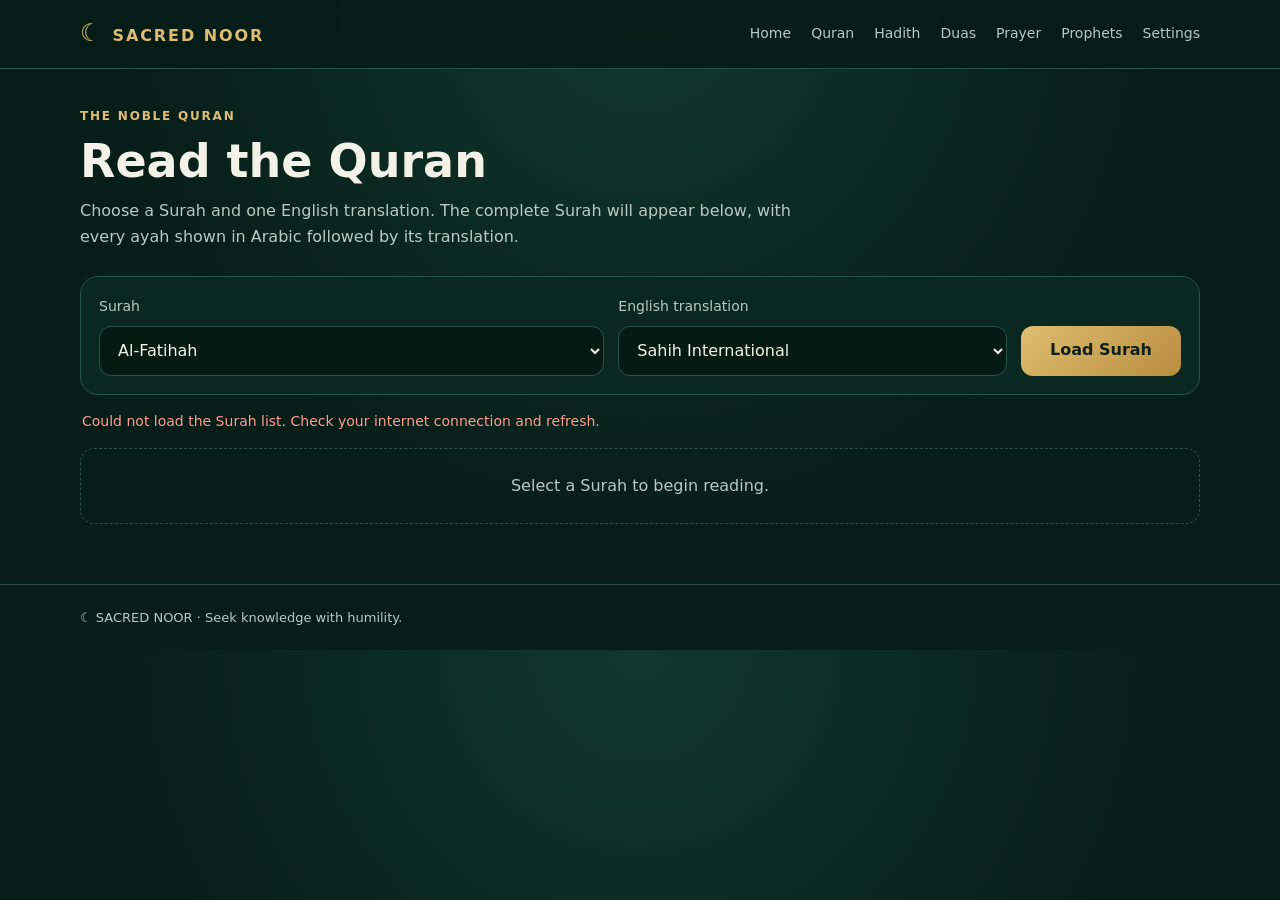
<file: quran.html>
<!doctype html>
<html lang="en">
<head>
<meta charset="utf-8">
<meta name="viewport" content="width=device-width,initial-scale=1">
<meta name="theme-color" content="#071d18">
<title>Quran · SACRED NOOR</title>
<style>
:root{--bg:#071d18;--panel:#0b2b22;--panel2:#10382d;--line:#285447;--gold:#dfbd70;--gold2:#b88d3f;--text:#f3f1e8;--muted:#b9c9c1;--danger:#ff9d91}
*{box-sizing:border-box}body{margin:0;background:radial-gradient(ellipse at top,#10382d 0,#071d18 58%);color:var(--text);font:16px/1.65 system-ui,-apple-system,Segoe UI,sans-serif}
a{color:var(--gold);text-decoration:none}.wrap{width:min(1120px,calc(100% - 32px));margin:auto}
.topbar{position:sticky;top:0;z-index:10;background:#071d18ed;border-bottom:1px solid var(--line);backdrop-filter:blur(12px)}
.nav{min-height:68px;display:flex;align-items:center;justify-content:space-between;gap:18px}.brand{font-weight:800;letter-spacing:.12em;color:var(--gold);white-space:nowrap}.brand-mark{font-size:24px;margin-right:9px}
.navlinks{display:flex;gap:20px;flex-wrap:wrap}.navlinks a{color:var(--muted);font-size:14px}.navlinks a:hover{color:var(--gold)}
main{padding:38px 0 60px}.eyebrow{color:var(--gold);font-size:12px;letter-spacing:.15em;text-transform:uppercase;font-weight:700}
h1{font-size:clamp(30px,5vw,46px);line-height:1.15;margin:8px 0 10px}.intro{color:var(--muted);max-width:720px;margin:0 0 26px}
.controls{display:grid;grid-template-columns:minmax(220px,1.3fr) minmax(220px,1fr) auto;gap:14px;align-items:end;background:#0a281f;border:1px solid var(--line);border-radius:18px;padding:18px}
label{display:block;color:var(--muted);font-size:14px;margin:0 0 7px}
select,button{width:100%;min-height:50px;border:1px solid var(--line);border-radius:12px;background:#061a14;color:var(--text);padding:0 14px;font:inherit}
select:focus,button:focus{outline:2px solid var(--gold);outline-offset:2px}
button{width:auto;min-width:160px;background:linear-gradient(135deg,var(--gold),var(--gold2));border:0;color:#102019;font-weight:800;cursor:pointer}
button:disabled{opacity:.55;cursor:wait}
.status{margin:15px 2px;color:var(--muted);font-size:14px}.status.error{color:var(--danger)}
.surah-banner{margin:24px 0 14px;padding:22px;border:1px solid var(--line);border-radius:18px;background:linear-gradient(135deg,#10382d,#0a251d);text-align:center}
.surah-banner h2{margin:3px 0;color:var(--gold);font-size:27px}.surah-meta{color:var(--muted);font-size:13px}
.ayah{padding:25px 22px;margin:13px 0;border:1px solid var(--line);border-radius:17px;background:linear-gradient(145deg,#0d3026,#092219)}
.ayah-top{display:flex;align-items:center;justify-content:space-between;color:var(--gold);font-size:13px;margin-bottom:18px}
.ayah-number{display:inline-grid;place-items:center;width:34px;height:34px;border:1px solid var(--gold2);border-radius:50%;font-weight:700}
.arabic{font-family:"Noto Naskh Arabic","Amiri","Traditional Arabic",serif;font-size:clamp(27px,4vw,37px);line-height:2.05;text-align:right;direction:rtl;color:#fff9e9;margin:8px 0 18px;overflow-wrap:anywhere}
.translation{border-top:1px solid #285447;padding-top:12px;color:#e1e9e3;font-size:16px}
.translation-label{color:var(--gold);font-size:11px;letter-spacing:.1em;text-transform:uppercase;font-weight:700;margin-bottom:5px}
.empty{padding:24px;border:1px dashed var(--line);border-radius:14px;color:var(--muted);text-align:center}
.footer{border-top:1px solid var(--line);padding:22px 0;color:var(--muted);font-size:13px}
@media(max-width:760px){.nav{align-items:flex-start;padding:14px 0;flex-direction:column}.navlinks{gap:13px}.controls{grid-template-columns:1fr}.controls button{width:100%}.ayah{padding:20px 15px}}
</style>
</head>
<body>
<header class="topbar"><div class="wrap nav">
<a class="brand" href="index.html"><span class="brand-mark">☾</span>SACRED NOOR</a>
<nav class="navlinks" aria-label="Main navigation">
<a href="index.html">Home</a><a href="quran.html">Quran</a><a href="hadith.html">Hadith</a><a href="duas.html">Duas</a><a href="prayer.html">Prayer</a><a href="prophets.html">Prophets</a><a href="settings.html">Settings</a>
</nav></div></header>
<main class="wrap">
<div class="eyebrow">The Noble Quran</div>
<h1>Read the Quran</h1>
<p class="intro">Choose a Surah and one English translation. The complete Surah will appear below, with every ayah shown in Arabic followed by its translation.</p>
<section class="controls" aria-label="Quran controls">
<div><label for="surah">Surah</label><select id="surah"><option value="">Loading Surahs…</option></select></div>
<div><label for="translation">English translation</label><select id="translation">
<option value="en.sahih">Sahih International</option>
<option value="en.hilali">Hilali &amp; Khan</option>
<option value="en.pickthall">Pickthall</option>
<option value="en.yusufali">Yusuf Ali</option>
<option value="en.shakir">Shakir</option>
</select></div>
<button id="load" type="button">Load Surah</button>
</section>
<div id="status" class="status" role="status" aria-live="polite">Loading Surah list…</div>
<section id="results" aria-live="polite"><div class="empty">Select a Surah to begin reading.</div></section>
</main>
<footer class="footer"><div class="wrap">☾ SACRED NOOR · Seek knowledge with humility.</div></footer>
<script>
(() => {
  const $ = id => document.getElementById(id);
  const surahSelect = $('surah');
  const translationSelect = $('translation');
  const status = $('status');
  const results = $('results');
  const button = $('load');
  const esc = value => String(value ?? '').replace(/[&<>"']/g, ch => ({'&':'&amp;','<':'&lt;','>':'&gt;','"':'&quot;',"'":'&#39;'}[ch]));
  const setStatus = (message, error=false) => {
    status.textContent = message;
    status.className = error ? 'status error' : 'status';
  };
  async function getJson(url) {
    const response = await fetch(url, {cache:'no-store'});
    if (!response.ok) throw new Error('Request failed (' + response.status + ')');
    const json = await response.json();
    if (json.code !== 200 || !json.data) throw new Error(json.status || 'Quran data unavailable');
    return json.data;
  }
  async function loadSurah() {
    const number = Number(surahSelect.value || 1);
    const edition = translationSelect.value;
    button.disabled = true;
    setStatus('Loading the complete Surah…');
    results.innerHTML = '<div class="empty">Please wait while all ayahs are loaded.</div>';
    try {
      const [arabic, translated] = await Promise.all([
        getJson(`https://api.alquran.cloud/v1/surah/${number}/quran-uthmani`),
        getJson(`https://api.alquran.cloud/v1/surah/${number}/${encodeURIComponent(edition)}`)
      ]);
      if (!arabic.ayahs?.length || !translated.ayahs?.length) throw new Error('The selected translation is not available.');
      const name = arabic.englishName || 'Surah';
      const cards = arabic.ayahs.map((ayah, index) => {
        const meaning = translated.ayahs[index]?.text || 'Translation unavailable for this ayah.';
        return `<article class="ayah">
          <div class="ayah-top"><span class="ayah-number">${ayah.numberInSurah}</span><span>${arabic.number}:${ayah.numberInSurah}</span></div>
          <div class="arabic" lang="ar" dir="rtl">${esc(ayah.text)}</div>
          <div class="translation"><div class="translation-label">${esc(translationSelect.options[translationSelect.selectedIndex].text)}</div>${esc(meaning)}</div>
        </article>`;
      }).join('');
      results.innerHTML = `<div class="surah-banner"><div class="eyebrow">Surah ${arabic.number}</div><h2>${esc(name)} · ${esc(arabic.name)}</h2><div class="surah-meta">${arabic.numberOfAyahs} Ayahs · ${esc(arabic.revelationType || '')}</div></div>${cards}`;
      setStatus(`${name} loaded · ${arabic.numberOfAyahs} ayahs`);
    } catch (error) {
      results.innerHTML = '<div class="empty">Unable to load this Surah. Check your internet connection or try another translation.</div>';
      setStatus(error.message, true);
    } finally {
      button.disabled = false;
    }
  }
  async function init() {
    try {
      const data = await getJson('https://api.alquran.cloud/v1/surah');
      surahSelect.innerHTML = data.map(s => `<option value="${s.number}">${s.number}. ${esc(s.englishName)} (${esc(s.name)})</option>`).join('');
      surahSelect.value = '1';
      await loadSurah();
    } catch (error) {
      surahSelect.innerHTML = '<option value="1">Al-Fatihah</option>';
      setStatus('Could not load the Surah list. Check your internet connection and refresh.', true);
    }
  }
  button.addEventListener('click', loadSurah);
  surahSelect.addEventListener('change', loadSurah);
  translationSelect.addEventListener('change', loadSurah);
  init();
})();
</script>
</body></html>
</file>
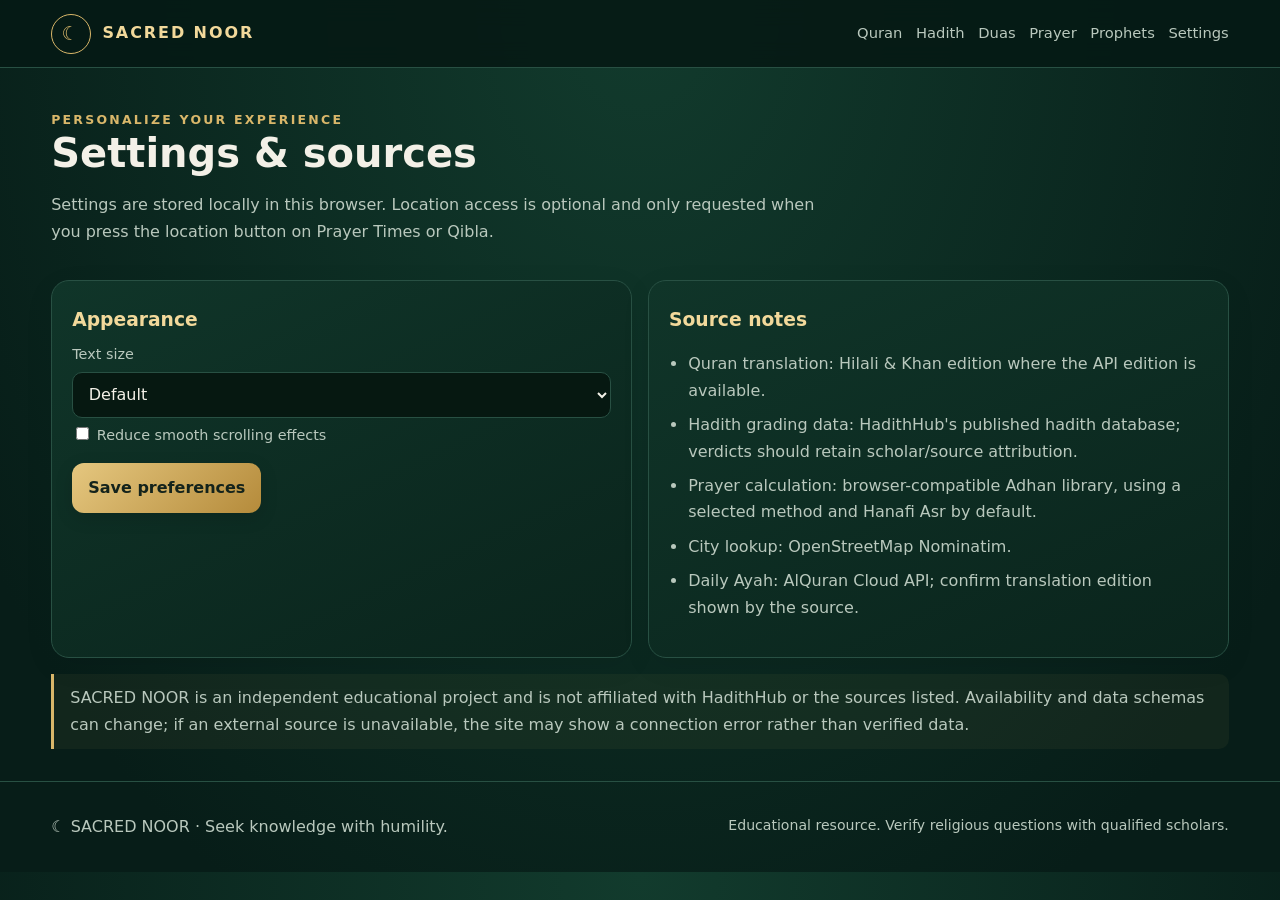
<file: settings.html>
<!doctype html>
<html lang="en"><head><meta charset="utf-8"><meta name="viewport" content="width=device-width,initial-scale=1"><meta name="theme-color" content="#071d18"><meta name="description" content="Customize SACRED NOOR preferences and review source information."><title>Settings · SACRED NOOR</title><link rel="stylesheet" href="style.css"></head><body data-page="settings"><header class="topbar"><div class="wrap nav"><a class="brand" href="index.html"><span class="brand-mark">☾</span><span>SACRED NOOR</span></a><nav class="navlinks"><a href="quran.html">Quran</a><a href="hadith.html">Hadith</a><a href="duas.html">Duas</a><a href="prayer.html">Prayer</a><a href="prophets.html">Prophets</a><a href="settings.html">Settings</a></nav></div></header><main class="wrap">
<section class="page-head"><div class="eyebrow">Personalize your experience</div><h1 class="page-title">Settings & sources</h1><p>Settings are stored locally in this browser. Location access is optional and only requested when you press the location button on Prayer Times or Qibla.</p></section>
<div class="grid two"><div class="card"><h3>Appearance</h3><label for="font-scale">Text size</label><select id="font-scale"><option value="16">Default</option><option value="17">Slightly larger</option><option value="18">Large</option><option value="20">Extra large</option></select><p><label><input id="reduce-motion" type="checkbox" style="width:auto"> Reduce smooth scrolling effects</label></p><button id="save-settings">Save preferences</button><div id="settings-status" class="muted"></div></div><div class="card"><h3>Source notes</h3><ul class="list-clean"><li>Quran translation: Hilali & Khan edition where the API edition is available.</li><li>Hadith grading data: HadithHub's published hadith database; verdicts should retain scholar/source attribution.</li><li>Prayer calculation: browser-compatible Adhan library, using a selected method and Hanafi Asr by default.</li><li>City lookup: OpenStreetMap Nominatim.</li><li>Daily Ayah: AlQuran Cloud API; confirm translation edition shown by the source.</li></ul></div></div>
<div class="notice" style="margin-top:1rem">SACRED NOOR is an independent educational project and is not affiliated with HadithHub or the sources listed. Availability and data schemas can change; if an external source is unavailable, the site may show a connection error rather than verified data.</div>
</main><footer class="footer"><div class="wrap footer-inner"><span>☾ SACRED NOOR · Seek knowledge with humility.</span><span class="small">Educational resource. Verify religious questions with qualified scholars.</span></div></footer><script src="script.js"></script></body></html>
</file>
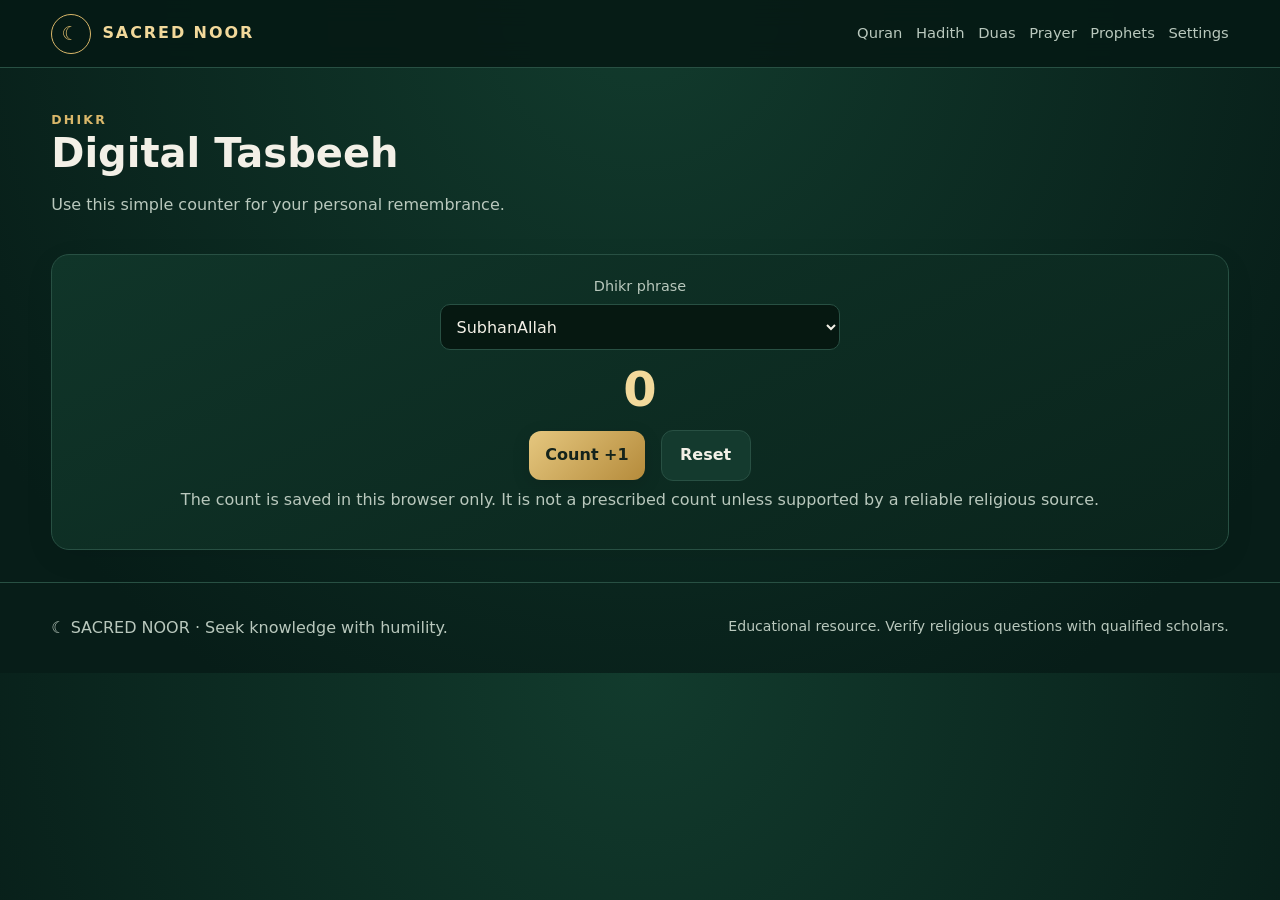
<file: tasbeeh.html>
<!doctype html>
<html lang="en"><head><meta charset="utf-8"><meta name="viewport" content="width=device-width,initial-scale=1"><meta name="theme-color" content="#071d18"><meta name="description" content="A simple digital dhikr counter."><title>Digital Tasbeeh · SACRED NOOR</title><link rel="stylesheet" href="style.css"></head><body data-page="tasbeeh"><header class="topbar"><div class="wrap nav"><a class="brand" href="index.html"><span class="brand-mark">☾</span><span>SACRED NOOR</span></a><nav class="navlinks"><a href="quran.html">Quran</a><a href="hadith.html">Hadith</a><a href="duas.html">Duas</a><a href="prayer.html">Prayer</a><a href="prophets.html">Prophets</a><a href="settings.html">Settings</a></nav></div></header><main class="wrap">
<section class="page-head"><div class="eyebrow">Dhikr</div><h1 class="page-title">Digital Tasbeeh</h1><p>Use this simple counter for your personal remembrance.</p></section><div class="card align-center"><label for="dhikr-choice">Dhikr phrase</label><select id="dhikr-choice" style="max-width:400px;margin:auto"><option>SubhanAllah</option><option>Alhamdulillah</option><option>Allahu Akbar</option><option>Astaghfirullah</option><option>La ilaha illa Allah</option><option>Salawat upon the Prophet ﷺ</option></select><div id="tasbeeh-count" class="big-number">0</div><div class="counter" style="justify-content:center"><button id="tasbeeh-add">Count +1</button><button id="tasbeeh-reset" class="secondary">Reset</button></div><p class="muted">The count is saved in this browser only. It is not a prescribed count unless supported by a reliable religious source.</p></div>
</main><footer class="footer"><div class="wrap footer-inner"><span>☾ SACRED NOOR · Seek knowledge with humility.</span><span class="small">Educational resource. Verify religious questions with qualified scholars.</span></div></footer><script src="script.js"></script></body></html>
</file>
<file: style.css>
:root{--bg:#071d18;--panel:#0d2a22;--panel2:#10372b;--gold:#d9b76a;--gold2:#f2d99b;--text:#f3f0e7;--muted:#b9c8bd;--line:#285043;--danger:#f1a7a7;--shadow:0 18px 50px #0004}
*{box-sizing:border-box}html{scroll-behavior:smooth}body{margin:0;background:radial-gradient(ellipse at top,#123b2d 0,#071d18 48rem);color:var(--text);font:16px/1.65 system-ui,-apple-system,Segoe UI,Roboto,Arial,sans-serif}a{color:var(--gold2);text-decoration:none}a:hover{text-decoration:underline}button,input,select,textarea{font:inherit}button,.button{background:linear-gradient(135deg,#e5c77f,#b58b3b);border:0;border-radius:12px;padding:.72rem 1rem;color:#14231b;font-weight:750;cursor:pointer;box-shadow:0 5px 18px #0002}button:hover,.button:hover{filter:brightness(1.08);text-decoration:none}button.secondary,.button.secondary{background:#143a2e;color:var(--text);border:1px solid var(--line);box-shadow:none}input,select,textarea{background:#061811;color:var(--text);border:1px solid var(--line);border-radius:10px;padding:.72rem;width:100%;max-width:100%}label{display:block;color:var(--muted);font-size:.9rem;margin-bottom:.35rem}.wrap{width:min(1180px,92vw);margin:auto}.topbar{position:sticky;top:0;z-index:5;background:#061a15ed;backdrop-filter:blur(12px);border-bottom:1px solid var(--line)}.nav{display:flex;align-items:center;justify-content:space-between;gap:1rem;padding:.85rem 0}.brand{display:flex;align-items:center;gap:.7rem;color:var(--gold2);font-weight:900;letter-spacing:.12em}.brand-mark{display:grid;place-items:center;width:40px;height:40px;border:1px solid var(--gold);border-radius:50%;color:var(--gold);font-size:1.2rem}.navlinks{display:flex;gap:.85rem;flex-wrap:wrap;align-items:center;font-size:.92rem}.navlinks a{color:var(--muted)}.navlinks a:hover{color:var(--gold2)}.hero{padding:4.5rem 0 3rem;display:grid;grid-template-columns:1.35fr .65fr;gap:2rem;align-items:center}.eyebrow{color:var(--gold);letter-spacing:.18em;text-transform:uppercase;font-size:.78rem;font-weight:800}.hero h1{font-size:clamp(2.4rem,6vw,5rem);line-height:1.05;margin:.6rem 0 1rem;letter-spacing:-.04em}.hero h1 span{color:var(--gold2)}.hero p{color:var(--muted);max-width:650px;font-size:1.08rem}.hero-art{border:1px solid #8d753b66;border-radius:28px;min-height:300px;display:grid;place-items:center;background:radial-gradient(circle at center,#22523d,#0b241c 65%);box-shadow:var(--shadow);position:relative;overflow:hidden}.hero-art:before,.hero-art:after{content:"";position:absolute;width:230px;height:230px;border:1px solid #d9b76a66;transform:rotate(45deg)}.hero-art:after{width:165px;height:165px}.crescent{font-size:6rem;color:var(--gold2);z-index:1;text-shadow:0 0 40px #d9b76a44}.section{padding:1.5rem 0 3rem}.section-head{display:flex;justify-content:space-between;align-items:end;gap:1rem;margin-bottom:1.2rem}.section-head h2,.page-title{font-size:clamp(1.7rem,4vw,2.5rem);margin:0;line-height:1.15}.section-head p,.muted{color:var(--muted)}.grid{display:grid;grid-template-columns:repeat(3,minmax(0,1fr));gap:1rem}.grid.two{grid-template-columns:repeat(2,minmax(0,1fr))}.card{background:linear-gradient(155deg,#103529,#0a241c);border:1px solid var(--line);border-radius:18px;padding:1.25rem;box-shadow:0 8px 30px #0001}.card h3{margin:.2rem 0 .45rem;color:var(--gold2)}.card p{color:var(--muted);margin:.35rem 0 1rem}.card-icon{font-size:1.6rem;color:var(--gold);margin-bottom:.3rem}.page-head{padding:2.6rem 0 1.2rem}.page-head p{color:var(--muted);max-width:780px}.toolbar{display:flex;gap:.7rem;align-items:end;flex-wrap:wrap;margin:1rem 0}.toolbar>*{flex:1;min-width:150px}.toolbar button{flex:0 0 auto}.arabic{font-family:"Noto Naskh Arabic","Amiri",serif;font-size:1.65rem;line-height:2.1;text-align:right;direction:rtl;color:#fff1c7}.transliteration{color:#d8c28e;font-style:italic}.ref{font-size:.86rem;color:var(--gold);margin-top:.7rem}.tag{display:inline-block;border:1px solid #997b3c;border-radius:999px;padding:.18rem .55rem;font-size:.78rem;color:var(--gold2);margin:.15rem}.grade-list{display:grid;gap:.5rem;margin-top:.8rem}.grade-row{display:flex;justify-content:space-between;gap:1rem;padding:.55rem .7rem;border:1px solid var(--line);border-radius:10px;background:#071c16}.grade-row small{color:var(--muted)}.notice{border-left:3px solid var(--gold);padding:.7rem 1rem;background:#d9b76a0d;color:var(--muted);border-radius:0 10px 10px 0}.status{padding:.8rem 1rem;border-radius:10px;background:#09251b;color:var(--muted);border:1px solid var(--line)}.status.error{color:var(--danger)}.prayer-grid{display:grid;grid-template-columns:repeat(3,1fr);gap:.75rem}.prayer-time{padding:1rem;background:#0b291f;border:1px solid var(--line);border-radius:14px}.prayer-time strong{display:block;color:var(--gold2);font-size:1.1rem}.big-number{font-size:3rem;color:var(--gold2);font-weight:800}.compass{width:min(310px,70vw);aspect-ratio:1;border-radius:50%;border:2px solid var(--gold);margin:1rem auto;display:grid;place-items:center;background:repeating-conic-gradient(from 0deg,#0d2a22 0 5deg,#123b2d 5deg 10deg);position:relative}.compass:before{content:"N";position:absolute;top:9px;color:var(--gold2);font-weight:900}.needle{width:0;height:0;border-left:18px solid transparent;border-right:18px solid transparent;border-bottom:115px solid var(--gold2);transform-origin:50% 100%;filter:drop-shadow(0 4px 6px #0008);position:relative}.needle:after{content:"";position:absolute;left:-18px;top:115px;border-left:18px solid transparent;border-right:18px solid transparent;border-top:65px solid #b44b42}.footer{border-top:1px solid var(--line);padding:2rem 0;color:var(--muted);margin-top:2rem}.footer-inner{display:flex;justify-content:space-between;gap:1rem;flex-wrap:wrap}.hidden{display:none!important}.small{font-size:.88rem}.counter{display:flex;align-items:center;gap:1rem;flex-wrap:wrap}.counter button{min-width:90px}.ayah-arabic{font-size:2rem;line-height:2.2}.story-list{display:grid;gap:.75rem;counter-reset:story}.story-step{border:1px solid var(--line);border-radius:14px;padding:1rem 1rem 1rem 3.5rem;position:relative;background:#0a251c}.story-step:before{counter-increment:story;content:counter(story);position:absolute;left:1rem;top:1rem;color:var(--gold);font-weight:900}.pill-row{display:flex;gap:.5rem;flex-wrap:wrap}.pill-row button{padding:.45rem .75rem}.form-grid{display:grid;grid-template-columns:repeat(2,minmax(0,1fr));gap:1rem}.align-center{text-align:center}.list-clean{padding-left:1.2rem;color:var(--muted)}.list-clean li{margin:.5rem 0}
@media(max-width:800px){.hero{grid-template-columns:1fr;padding-top:3rem}.hero-art{min-height:220px}.grid{grid-template-columns:repeat(2,minmax(0,1fr))}.nav{align-items:flex-start;flex-direction:column}.navlinks{gap:.65rem}.prayer-grid{grid-template-columns:repeat(2,1fr)}}@media(max-width:520px){.grid,.grid.two,.form-grid{grid-template-columns:1fr}.section-head{align-items:flex-start;flex-direction:column}.hero h1{font-size:2.7rem}.prayer-grid{grid-template-columns:1fr 1fr}}

/* Full-surah Quran reading layout */
.ayah-card{margin-top:1rem;padding:1.25rem 1.4rem}
.ayah-heading{display:flex;align-items:center;justify-content:space-between;gap:1rem;margin-bottom:.75rem}
.ayah-card .arabic{font-size:clamp(1.65rem,3vw,2.15rem);line-height:2.05;text-align:right;padding:1rem .2rem 1.35rem}
.translation-block{border-top:1px solid var(--line);padding:.85rem 0 .25rem}
.translation-block p{line-height:1.8;margin:.35rem 0 .6rem}
#quran-translation{min-width:230px;min-height:8rem}
</file>
